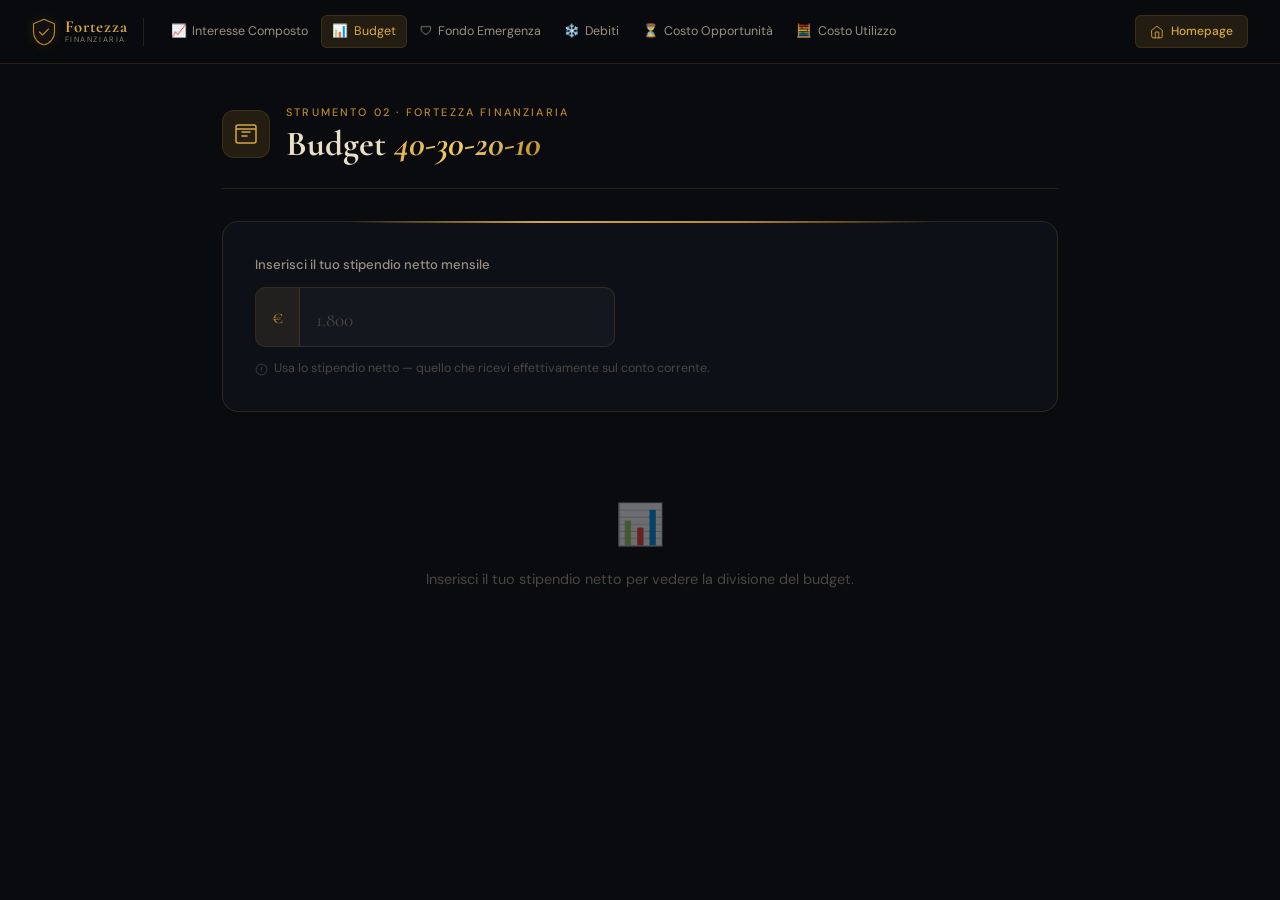
<file: Fortezza finanziaria/budget.html>
<!DOCTYPE html>
<html lang="it">
<head>
  <meta charset="UTF-8" />
  <meta name="viewport" content="width=device-width, initial-scale=1.0" />
  <title>Budget 40-30-20-10 — Fortezza Finanziaria</title>
  <link rel="preconnect" href="https://fonts.googleapis.com">
  <link rel="preconnect" href="https://fonts.gstatic.com" crossorigin>
  <link href="https://fonts.googleapis.com/css2?family=Cormorant+Garamond:ital,wght@0,400;0,600;0,700;1,400&family=DM+Sans:wght@300;400;500&display=swap" rel="stylesheet">
  <style>
    :root {
      --bg-void:        #0a0b0e;
      --bg-surface:     #10121a;
      --bg-elevated:    #161923;
      --gold-light:     #d4a843;
      --gold:           #b8872e;
      --gold-dim:       rgba(184,135,46,0.15);
      --emerald:        #2ecc8b;
      --emerald-dim:    rgba(46,204,139,0.12);
      --text-primary:   #e8dfc8;
      --text-secondary: #9a9080;
      --text-muted:     #4a4640;
      --border:         rgba(184,135,46,0.18);
      --border-hover:   rgba(184,135,46,0.40);
      --font-display:   'Cormorant Garamond', Georgia, serif;
      --font-body:      'DM Sans', sans-serif;
      --ease-out-expo:  cubic-bezier(0.16,1,0.3,1);
      --duration-fast:  180ms;
      --duration-base:  300ms;
      --tools-nav-h:    64px;

      /* Colori categorie budget */
      --c-bisogni:    #b8872e;
      --c-desideri:   #4a90d9;
      --c-risparmio:  #2ecc8b;
      --c-flessibile: #9b59b6;
    }

    *, *::before, *::after { box-sizing: border-box; margin: 0; padding: 0; }
    html { -webkit-font-smoothing: antialiased; scroll-behavior: smooth; }
    body {
      background: var(--bg-void);
      color: var(--text-primary);
      font-family: var(--font-body);
      font-size: 1rem;
      line-height: 1.6;
      min-height: 100vh;
      padding-top: var(--tools-nav-h);
    }

    /* ════════════════════════════════════════
       TOOLS NAVBAR
    ════════════════════════════════════════ */
    .tools-nav {
      position: fixed;
      top: 0; left: 0; right: 0;
      z-index: 900;
      height: var(--tools-nav-h);
      background: rgba(10,11,14,0.92);
      border-bottom: 1px solid var(--border);
      backdrop-filter: blur(16px) saturate(140%);
      -webkit-backdrop-filter: blur(16px) saturate(140%);
    }
    .tools-nav__inner {
      display: flex; align-items: center; gap: 1rem;
      height: 100%; max-width: 1280px;
      margin: 0 auto; padding: 0 clamp(1rem,3vw,2rem);
    }
    .tools-nav__logo {
      display: flex; align-items: center; gap: 0.55rem;
      flex-shrink: 0; color: var(--gold-light);
      text-decoration: none;
      transition: opacity var(--duration-fast) ease;
    }
    .tools-nav__logo:hover { opacity: 0.8; }
    .tools-nav__logo svg { color: var(--gold); filter: drop-shadow(0 0 5px rgba(184,135,46,0.5)); }
    .tools-nav__logo-text { display: flex; flex-direction: column; line-height: 1; }
    .tools-nav__logo-main { font-family: var(--font-display); font-size: 1.05rem; font-weight: 700; letter-spacing: 0.04em; color: var(--gold-light); }
    .tools-nav__logo-sub  { font-size: 0.48rem; font-weight: 300; letter-spacing: 0.2em; text-transform: uppercase; color: var(--text-secondary); }
    .tools-nav__inner::after { content: ''; display: block; width: 1px; height: 28px; background: var(--border); flex-shrink: 0; order: 1; }
    .tools-nav__links { display: flex; align-items: center; gap: 0.15rem; flex: 1; overflow-x: auto; order: 2; scrollbar-width: none; }
    .tools-nav__links::-webkit-scrollbar { display: none; }
    .tools-nav__link { display: inline-flex; align-items: center; gap: 0.35rem; padding: 0.35rem 0.65rem; border-radius: 6px; font-size: 0.78rem; font-weight: 400; color: var(--text-secondary); text-decoration: none; white-space: nowrap; transition: background var(--duration-fast) ease, color var(--duration-fast) ease; flex-shrink: 0; }
    .tools-nav__link:hover { background: var(--gold-dim); color: var(--text-primary); }
    .tools-nav__link.is-active { background: var(--gold-dim); color: var(--gold-light); border: 1px solid var(--border); }
    .tools-nav__home-btn { display: inline-flex; align-items: center; gap: 0.4rem; flex-shrink: 0; order: 3; padding: 0.4rem 0.9rem; background: var(--gold-dim); border: 1px solid var(--border); border-radius: 6px; font-size: 0.75rem; font-weight: 500; color: var(--gold-light); text-decoration: none; transition: background var(--duration-fast) ease, border-color var(--duration-fast) ease; }
    .tools-nav__home-btn:hover { background: rgba(184,135,46,0.25); border-color: var(--border-hover); }
    .tools-nav__hamburger { display: none; order: 4; flex-direction: column; justify-content: center; align-items: center; gap: 4px; width: 36px; height: 36px; border-radius: 6px; background: none; border: 1px solid var(--border); cursor: pointer; flex-shrink: 0; transition: background var(--duration-fast) ease; }
    .tools-nav__hamburger:hover { background: var(--gold-dim); }
    .tools-nav__hamburger span { display: block; width: 18px; height: 1.5px; background: var(--text-secondary); border-radius: 2px; transition: transform var(--duration-base) var(--ease-out-expo), opacity var(--duration-fast) ease; }
    .tools-nav__hamburger[aria-expanded="true"] span:nth-child(1) { transform: translateY(5.5px) rotate(45deg); }
    .tools-nav__hamburger[aria-expanded="true"] span:nth-child(2) { opacity: 0; }
    .tools-nav__hamburger[aria-expanded="true"] span:nth-child(3) { transform: translateY(-5.5px) rotate(-45deg); }
    .tools-nav__mobile { position: absolute; top: var(--tools-nav-h); left: 0; right: 0; background: rgba(10,11,14,0.97); border-bottom: 1px solid var(--border); backdrop-filter: blur(20px); padding: 0.75rem 1rem; display: flex; flex-direction: column; gap: 0.25rem; animation: mobileDropIn 0.25s var(--ease-out-expo) both; }
    .tools-nav__mobile[hidden] { display: none; }
    @keyframes mobileDropIn { from { opacity:0; transform:translateY(-8px); } to { opacity:1; transform:translateY(0); } }
    .tools-nav__mobile-link { display: block; padding: 0.75rem 0.85rem; border-radius: 8px; font-size: 0.88rem; color: var(--text-secondary); text-decoration: none; transition: background var(--duration-fast) ease, color var(--duration-fast) ease; }
    .tools-nav__mobile-link:hover { background: var(--gold-dim); color: var(--text-primary); }
    .tools-nav__mobile-link--home { margin-top: 0.5rem; border-top: 1px solid var(--border); padding-top: 1rem; color: var(--gold-light); }
    @media (max-width: 860px) { .tools-nav__links { display: none; } .tools-nav__home-btn { display: none; } .tools-nav__hamburger { display: flex; } .tools-nav__inner::after { display: none; } }

    /* ════════════════════════════════════════
       LAYOUT PAGINA
    ════════════════════════════════════════ */
    .budget {
      max-width: 900px;
      margin: 0 auto;
      padding: 2.5rem clamp(1rem,3vw,2rem) 5rem;
      display: flex; flex-direction: column; gap: 2rem;
    }

    /* ── HEADER ── */
    .budget__header {
      display: flex; align-items: center; gap: 1rem;
      padding-bottom: 1.5rem; border-bottom: 1px solid var(--border);
    }
    .budget__header-icon {
      width: 48px; height: 48px;
      background: var(--gold-dim); border: 1px solid var(--border);
      border-radius: 12px; display: flex; align-items: center;
      justify-content: center; color: var(--gold-light); flex-shrink: 0;
    }
    .budget__eyebrow { font-size: 0.68rem; font-weight: 500; letter-spacing: 0.2em; text-transform: uppercase; color: var(--gold); margin-bottom: 0.25rem; }
    .budget__title { font-family: var(--font-display); font-size: clamp(1.6rem,3vw,2.2rem); font-weight: 700; line-height: 1.1; }
    .budget__title em { font-style: italic; background: linear-gradient(135deg, var(--gold-light), #f0c96a, var(--gold)); -webkit-background-clip: text; -webkit-text-fill-color: transparent; background-clip: text; }

    /* ── INPUT STIPENDIO ── */
    .salary-input-wrap {
      background: rgba(16,18,26,0.85);
      border: 1px solid var(--border); border-radius: 16px;
      padding: 2rem; position: relative;
      backdrop-filter: blur(20px);
    }
    .salary-input-wrap::before {
      content: ''; position: absolute;
      top: -1px; left: 15%; right: 15%; height: 2px;
      background: linear-gradient(90deg, transparent, var(--gold-light), var(--gold), transparent);
      border-radius: 2px;
    }
    .salary-label {
      display: block; font-size: 0.82rem; font-weight: 500;
      color: var(--text-secondary); margin-bottom: 0.75rem;
    }
    .salary-field {
      display: flex; align-items: center; gap: 0;
      background: rgba(255,255,255,0.03);
      border: 1px solid var(--border); border-radius: 10px;
      overflow: hidden; max-width: 360px;
      transition: border-color var(--duration-fast) ease, box-shadow var(--duration-fast) ease;
    }
    .salary-field:focus-within {
      border-color: var(--gold);
      box-shadow: 0 0 0 3px rgba(184,135,46,0.12);
    }
    .salary-prefix {
      padding: 0.85rem 1rem; font-family: var(--font-display);
      font-size: 1.2rem; color: var(--gold); background: rgba(184,135,46,0.08);
      border-right: 1px solid var(--border); flex-shrink: 0;
    }
    .salary-input {
      flex: 1; padding: 0.85rem 1rem;
      font-family: var(--font-display); font-size: 1.6rem; font-weight: 700;
      color: var(--gold-light); background: transparent;
      border: none; outline: none;
      -webkit-appearance: none; appearance: none;
    }
    .salary-input::placeholder { color: var(--text-muted); font-weight: 400; font-size: 1.2rem; }

    .salary-hint {
      margin-top: 0.75rem; font-size: 0.78rem; color: var(--text-muted);
      display: flex; align-items: center; gap: 0.4rem;
    }

    /* ── BARRA VISIVA PROPORZIONALE ── */
    .budget-bar-wrap {
      background: rgba(16,18,26,0.85);
      border: 1px solid var(--border); border-radius: 16px;
      padding: 1.75rem;
    }
    .budget-bar-wrap__title {
      font-size: 0.72rem; font-weight: 500; letter-spacing: 0.15em;
      text-transform: uppercase; color: var(--text-muted); margin-bottom: 1.25rem;
    }
    .budget-bar {
      display: flex; height: 52px; border-radius: 10px; overflow: hidden;
      gap: 3px;
    }
    .budget-bar__segment {
      display: flex; align-items: center; justify-content: center;
      font-size: 0.72rem; font-weight: 600; letter-spacing: 0.06em;
      color: var(--bg-void); transition: flex var(--duration-slow) var(--ease-out-expo);
      white-space: nowrap; overflow: hidden; cursor: default;
      border-radius: 4px;
    }
    .budget-bar__segment--bisogni   { background: var(--c-bisogni);   flex: 40; }
    .budget-bar__segment--desideri  { background: var(--c-desideri);  flex: 30; }
    .budget-bar__segment--risparmio { background: var(--c-risparmio); flex: 20; }
    .budget-bar__segment--flessibile{ background: var(--c-flessibile);flex: 10; }

    /* ── GRIGLIA CATEGORIE ── */
    .categories {
      display: grid;
      grid-template-columns: repeat(2, 1fr);
      gap: 1rem;
    }

    .category-card {
      background: rgba(16,18,26,0.85);
      border: 1px solid var(--border); border-radius: 16px;
      padding: 1.5rem; position: relative; overflow: hidden;
      transition: border-color var(--duration-base) ease;
    }
    .category-card:hover { border-color: var(--border-hover); }

    /* Barra colorata in cima */
    .category-card::before {
      content: ''; position: absolute;
      top: 0; left: 0; right: 0; height: 3px;
    }
    .category-card--bisogni::before    { background: var(--c-bisogni); }
    .category-card--desideri::before   { background: var(--c-desideri); }
    .category-card--risparmio::before  { background: var(--c-risparmio); }
    .category-card--flessibile::before { background: var(--c-flessibile); }

    .category-card__header {
      display: flex; align-items: flex-start;
      justify-content: space-between; margin-bottom: 1rem;
    }
    .category-card__meta { display: flex; flex-direction: column; gap: 0.25rem; }
    .category-card__pct {
      font-family: var(--font-display); font-size: 2.5rem;
      font-weight: 700; line-height: 1;
    }
    .category-card--bisogni    .category-card__pct { color: var(--c-bisogni); }
    .category-card--desideri   .category-card__pct { color: var(--c-desideri); }
    .category-card--risparmio  .category-card__pct { color: var(--c-risparmio); }
    .category-card--flessibile .category-card__pct { color: var(--c-flessibile); }

    .category-card__name {
      font-size: 0.72rem; font-weight: 500;
      letter-spacing: 0.12em; text-transform: uppercase; color: var(--text-muted);
    }
    .category-card__icon { font-size: 1.8rem; }

    .category-card__amount {
      font-family: var(--font-display); font-size: 1.9rem;
      font-weight: 700; color: var(--text-primary);
      margin-bottom: 0.25rem;
      transition: all 0.4s var(--ease-out-expo);
    }
    .category-card__monthly {
      font-size: 0.75rem; color: var(--text-muted); margin-bottom: 1rem;
    }

    /* Progress bar interna */
    .category-card__bar {
      height: 4px; background: var(--bg-elevated); border-radius: 2px; overflow: hidden;
    }
    .category-card__bar-fill {
      height: 100%; border-radius: 2px; width: 0%;
      transition: width 0.9s var(--ease-out-expo);
    }
    .category-card--bisogni    .category-card__bar-fill { background: var(--c-bisogni); }
    .category-card--desideri   .category-card__bar-fill { background: var(--c-desideri); }
    .category-card--risparmio  .category-card__bar-fill { background: var(--c-risparmio); }
    .category-card--flessibile .category-card__bar-fill { background: var(--c-flessibile); }

    /* Esempi di voci */
    .category-card__examples {
      margin-top: 1rem; padding-top: 1rem;
      border-top: 1px solid var(--border);
      display: flex; flex-wrap: wrap; gap: 0.35rem;
    }
    .category-card__tag {
      padding: 0.2rem 0.55rem;
      background: rgba(255,255,255,0.04);
      border: 1px solid rgba(255,255,255,0.06);
      border-radius: 4px; font-size: 0.68rem;
      color: var(--text-muted);
    }

    /* ── STATO VUOTO ── */
    .budget-empty {
      text-align: center; padding: 3rem 1rem;
      color: var(--text-muted); font-size: 0.9rem;
    }
    .budget-empty span { font-size: 2.5rem; display: block; margin-bottom: 0.75rem; opacity: 0.4; }

    /* ── RIEPILOGO ANNUALE ── */
    .annual-summary {
      background: rgba(16,18,26,0.85);
      border: 1px solid var(--border); border-radius: 16px;
      padding: 1.5rem;
      display: grid; grid-template-columns: repeat(3, 1fr);
      gap: 1px; overflow: hidden;
    }
    .annual-summary__item {
      padding: 1.25rem; text-align: center;
      background: rgba(16,18,26,0.85);
    }
    .annual-summary__label { font-size: 0.68rem; font-weight: 500; letter-spacing: 0.1em; text-transform: uppercase; color: var(--text-muted); margin-bottom: 0.4rem; }
    .annual-summary__value { font-family: var(--font-display); font-size: 1.6rem; font-weight: 700; }
    .annual-summary__item:nth-child(1) .annual-summary__value { color: var(--text-primary); }
    .annual-summary__item:nth-child(2) .annual-summary__value { color: var(--c-risparmio); }
    .annual-summary__item:nth-child(3) .annual-summary__value { color: var(--gold-light); }

    /* ── COACH BOX ── */
    .coach-box {
      background: rgba(184,135,46,0.06); border: 1px solid rgba(184,135,46,0.2);
      border-left: 3px solid var(--gold); border-radius: 0 12px 12px 0;
      padding: 1.1rem 1.35rem; display: flex; gap: 0.85rem; align-items: flex-start;
    }
    .coach-box__icon { font-size: 1.2rem; flex-shrink: 0; margin-top: 0.1rem; }
    .coach-box__text { font-size: 0.85rem; color: var(--text-secondary); line-height: 1.75; }
    .coach-box__text strong { color: var(--gold-light); font-weight: 500; }

    /* ── RESPONSIVE ── */
    @media (max-width: 640px) {
      .categories { grid-template-columns: 1fr; }
      .annual-summary { grid-template-columns: 1fr; }
      .annual-summary__item { padding: 1rem; }
      .budget-bar { height: 40px; }
    }

    ::-webkit-scrollbar { width: 5px; }
    ::-webkit-scrollbar-track { background: var(--bg-void); }
    ::-webkit-scrollbar-thumb { background: var(--border); border-radius: 3px; }
    :focus-visible { outline: 2px solid var(--gold); outline-offset: 3px; border-radius: 4px; }
  </style>
</head>
<body>

  <!-- ══ TOOLS NAVBAR ══ -->
  <header class="tools-nav" id="toolsNav">
    <div class="tools-nav__inner">
      <a href="index.html" class="tools-nav__logo" aria-label="Torna alla homepage">
        <svg width="24" height="28" viewBox="0 0 32 36" fill="none">
          <path d="M16 1L2 7V18C2 26.284 8.177 33.822 16 35C23.823 33.822 30 26.284 30 18V7L16 1Z" stroke="currentColor" stroke-width="1.5" stroke-linejoin="round"/>
          <path d="M10 18L14 22L22 14" stroke="currentColor" stroke-width="1.5" stroke-linecap="round" stroke-linejoin="round"/>
        </svg>
        <span class="tools-nav__logo-text">
          <span class="tools-nav__logo-main">Fortezza</span>
          <span class="tools-nav__logo-sub">Finanziaria</span>
        </span>
      </a>
      <nav class="tools-nav__links" aria-label="Strumenti">
        <a href="simulatore-int-comp.html" class="tools-nav__link"><span>📈</span><span>Interesse Composto</span></a>
        <a href="budget.html"             class="tools-nav__link is-active"><span>📊</span><span>Budget</span></a>
        <a href="fondo-emergenza.html"    class="tools-nav__link"><span>🛡</span><span>Fondo Emergenza</span></a>
        <a href="debiti.html"             class="tools-nav__link"><span>❄️</span><span>Debiti</span></a>
        <a href="costo-opportunita.html"  class="tools-nav__link"><span>⏳</span><span>Costo Opportunità</span></a>
        <a href="costo-utilizzo.html"     class="tools-nav__link"><span>🧮</span><span>Costo Utilizzo</span></a>
      </nav>
      <a href="index.html" class="tools-nav__home-btn">
        <svg width="14" height="14" viewBox="0 0 24 24" fill="none"><path d="M3 9l9-7 9 7v11a2 2 0 01-2 2H5a2 2 0 01-2-2z" stroke="currentColor" stroke-width="1.5" stroke-linecap="round" stroke-linejoin="round"/><path d="M9 22V12h6v10" stroke="currentColor" stroke-width="1.5" stroke-linecap="round" stroke-linejoin="round"/></svg>
        Homepage
      </a>
      <button class="tools-nav__hamburger" id="toolsHamburger" aria-label="Menu strumenti" aria-expanded="false">
        <span></span><span></span><span></span>
      </button>
    </div>
    <div class="tools-nav__mobile" id="toolsMobile" hidden>
      <a href="simulatore-int-comp.html" class="tools-nav__mobile-link">📈 Interesse Composto</a>
      <a href="budget.html"             class="tools-nav__mobile-link">📊 Budget 40-30-20-10</a>
      <a href="fondo-emergenza.html"    class="tools-nav__mobile-link">🛡 Fondo di Emergenza</a>
      <a href="debiti.html"             class="tools-nav__mobile-link">❄️ Palla di Neve vs Valanga</a>
      <a href="costo-opportunita.html"  class="tools-nav__mobile-link">⏳ Costo Opportunità</a>
      <a href="costo-utilizzo.html"     class="tools-nav__mobile-link">🧮 Costo per Utilizzo</a>
      <a href="index.html"                   class="tools-nav__mobile-link tools-nav__mobile-link--home">🏠 Torna alla Homepage</a>
    </div>
  </header>

  <!-- ══ BUDGET ══ -->
  <div class="budget">

    <!-- HEADER -->
    <div class="budget__header">
      <div class="budget__header-icon">
        <svg width="24" height="24" viewBox="0 0 24 24" fill="none">
          <rect x="2" y="3" width="20" height="18" rx="2" stroke="currentColor" stroke-width="1.5"/>
          <path d="M8 10h8M8 14h5" stroke="currentColor" stroke-width="1.5" stroke-linecap="round"/>
          <path d="M2 7h20" stroke="currentColor" stroke-width="1.5"/>
        </svg>
      </div>
      <div>
        <p class="budget__eyebrow">Strumento 02 · Fortezza Finanziaria</p>
        <h1 class="budget__title">Budget <em>40-30-20-10</em></h1>
      </div>
    </div>

    <!-- INPUT STIPENDIO -->
    <div class="salary-input-wrap">
      <label class="salary-label" for="salaryInput">Inserisci il tuo stipendio netto mensile</label>
      <div class="salary-field">
        <span class="salary-prefix">€</span>
        <input
          type="number"
          id="salaryInput"
          class="salary-input"
          placeholder="1.800"
          min="0"
          max="999999"
          step="50"
          inputmode="numeric"
          aria-label="Stipendio netto mensile in euro"
        />
      </div>
      <p class="salary-hint">
        <svg width="13" height="13" viewBox="0 0 24 24" fill="none"><circle cx="12" cy="12" r="10" stroke="currentColor" stroke-width="1.5"/><path d="M12 8v4M12 16h.01" stroke="currentColor" stroke-width="1.5" stroke-linecap="round"/></svg>
        Usa lo stipendio netto — quello che ricevi effettivamente sul conto corrente.
      </p>
    </div>

    <!-- STATO VUOTO -->
    <div class="budget-empty" id="budgetEmpty">
      <span>📊</span>
      Inserisci il tuo stipendio netto per vedere la divisione del budget.
    </div>

    <!-- RISULTATI (nascosti finché non c'è input) -->
    <div id="budgetResults" hidden>

      <!-- BARRA PROPORZIONALE -->
      <div class="budget-bar-wrap">
        <p class="budget-bar-wrap__title">Distribuzione visiva del budget</p>
        <div class="budget-bar" role="img" aria-label="Grafico distribuzione budget">
          <div class="budget-bar__segment budget-bar__segment--bisogni"   id="barBisogni">40%</div>
          <div class="budget-bar__segment budget-bar__segment--desideri"  id="barDesideri">30%</div>
          <div class="budget-bar__segment budget-bar__segment--risparmio" id="barRisparmio">20%</div>
          <div class="budget-bar__segment budget-bar__segment--flessibile"id="barFlessibile">10%</div>
        </div>
        <!-- Legenda -->
        <div style="display:flex;gap:1.25rem;flex-wrap:wrap;margin-top:0.85rem;">
          <div style="display:flex;align-items:center;gap:0.4rem;font-size:0.72rem;color:var(--text-secondary)"><span style="width:10px;height:10px;border-radius:2px;background:var(--c-bisogni);display:inline-block;flex-shrink:0"></span>Bisogni</div>
          <div style="display:flex;align-items:center;gap:0.4rem;font-size:0.72rem;color:var(--text-secondary)"><span style="width:10px;height:10px;border-radius:2px;background:var(--c-desideri);display:inline-block;flex-shrink:0"></span>Desideri</div>
          <div style="display:flex;align-items:center;gap:0.4rem;font-size:0.72rem;color:var(--text-secondary)"><span style="width:10px;height:10px;border-radius:2px;background:var(--c-risparmio);display:inline-block;flex-shrink:0"></span>Risparmio</div>
          <div style="display:flex;align-items:center;gap:0.4rem;font-size:0.72rem;color:var(--text-secondary)"><span style="width:10px;height:10px;border-radius:2px;background:var(--c-flessibile);display:inline-block;flex-shrink:0"></span>Fondo Flessibile</div>
        </div>
      </div>

      <!-- CATEGORIE -->
      <div class="categories">

        <!-- BISOGNI 40% -->
        <div class="category-card category-card--bisogni">
          <div class="category-card__header">
            <div class="category-card__meta">
              <div class="category-card__pct">40%</div>
              <div class="category-card__name">Bisogni</div>
            </div>
            <div class="category-card__icon">🏠</div>
          </div>
          <div class="category-card__amount" id="amtBisogni">—</div>
          <div class="category-card__monthly">al mese per le necessità</div>
          <div class="category-card__bar"><div class="category-card__bar-fill" id="fillBisogni"></div></div>
          <div class="category-card__examples">
            <span class="category-card__tag">Affitto / Mutuo</span>
            <span class="category-card__tag">Bollette</span>
            <span class="category-card__tag">Spesa alimentare</span>
            <span class="category-card__tag">Trasporti</span>
            <span class="category-card__tag">Assicurazioni</span>
            <span class="category-card__tag">Medicine</span>
          </div>
        </div>

        <!-- DESIDERI 30% -->
        <div class="category-card category-card--desideri">
          <div class="category-card__header">
            <div class="category-card__meta">
              <div class="category-card__pct">30%</div>
              <div class="category-card__name">Desideri</div>
            </div>
            <div class="category-card__icon">🎬</div>
          </div>
          <div class="category-card__amount" id="amtDesideri">—</div>
          <div class="category-card__monthly">al mese per vivere bene</div>
          <div class="category-card__bar"><div class="category-card__bar-fill" id="fillDesideri"></div></div>
          <div class="category-card__examples">
            <span class="category-card__tag">Ristoranti</span>
            <span class="category-card__tag">Abbigliamento</span>
            <span class="category-card__tag">Streaming</span>
            <span class="category-card__tag">Hobby</span>
            <span class="category-card__tag">Viaggi</span>
            <span class="category-card__tag">Palestra</span>
          </div>
        </div>

        <!-- RISPARMIO 20% -->
        <div class="category-card category-card--risparmio">
          <div class="category-card__header">
            <div class="category-card__meta">
              <div class="category-card__pct">20%</div>
              <div class="category-card__name">Risparmio &amp; Investimento</div>
            </div>
            <div class="category-card__icon">📈</div>
          </div>
          <div class="category-card__amount" id="amtRisparmio">—</div>
          <div class="category-card__monthly">al mese per il futuro</div>
          <div class="category-card__bar"><div class="category-card__bar-fill" id="fillRisparmio"></div></div>
          <div class="category-card__examples">
            <span class="category-card__tag">ETF / Azioni</span>
            <span class="category-card__tag">Pensione integrativa</span>
            <span class="category-card__tag">Conto deposito</span>
            <span class="category-card__tag">Obiettivi a lungo termine</span>
          </div>
        </div>

        <!-- FONDO FLESSIBILE 10% -->
        <div class="category-card category-card--flessibile">
          <div class="category-card__header">
            <div class="category-card__meta">
              <div class="category-card__pct">10%</div>
              <div class="category-card__name">Fondo Flessibile</div>
            </div>
            <div class="category-card__icon">🛡</div>
          </div>
          <div class="category-card__amount" id="amtFlessibile">—</div>
          <div class="category-card__monthly">al mese per gli imprevisti</div>
          <div class="category-card__bar"><div class="category-card__bar-fill" id="fillFlessibile"></div></div>
          <div class="category-card__examples">
            <span class="category-card__tag">Fondo di emergenza</span>
            <span class="category-card__tag">Spese inattese</span>
            <span class="category-card__tag">Riparazioni</span>
            <span class="category-card__tag">Regali</span>
          </div>
        </div>

      </div>

      <!-- RIEPILOGO ANNUALE -->
      <div class="annual-summary">
        <div class="annual-summary__item">
          <div class="annual-summary__label">Stipendio annuo netto</div>
          <div class="annual-summary__value" id="annualGross">—</div>
        </div>
        <div class="annual-summary__item">
          <div class="annual-summary__label">Risparmio annuo</div>
          <div class="annual-summary__value" id="annualSaving">—</div>
        </div>
        <div class="annual-summary__item">
          <div class="annual-summary__label">Risparmio in 10 anni</div>
          <div class="annual-summary__value" id="annualTen">—</div>
        </div>
      </div>

      <!-- COACH BOX -->
      <div class="coach-box">
        <div class="coach-box__icon">🛡</div>
        <div class="coach-box__text" id="coachText">—</div>
      </div>

    </div><!-- /#budgetResults -->

  </div><!-- /.budget -->

  <script>
  'use strict';

  /* ── NAVBAR MOBILE ── */
  (function() {
    const btn  = document.getElementById('toolsHamburger');
    const menu = document.getElementById('toolsMobile');
    if (!btn || !menu) return;
    btn.addEventListener('click', () => {
      const open = btn.getAttribute('aria-expanded') === 'true';
      btn.setAttribute('aria-expanded', String(!open));
      open ? menu.setAttribute('hidden','') : menu.removeAttribute('hidden');
    });
    document.addEventListener('keydown', e => {
      if (e.key === 'Escape') { btn.setAttribute('aria-expanded','false'); menu.setAttribute('hidden',''); }
    });
  })();

  /* ── FORMATTATORI ── */
  const fmt = n => n.toLocaleString('it-IT', { style:'currency', currency:'EUR', maximumFractionDigits:0 });

  /* ── DOM ── */
  const salaryInput   = document.getElementById('salaryInput');
  const budgetEmpty   = document.getElementById('budgetEmpty');
  const budgetResults = document.getElementById('budgetResults');

  const amtBisogni    = document.getElementById('amtBisogni');
  const amtDesideri   = document.getElementById('amtDesideri');
  const amtRisparmio  = document.getElementById('amtRisparmio');
  const amtFlessibile = document.getElementById('amtFlessibile');

  const fillBisogni    = document.getElementById('fillBisogni');
  const fillDesideri   = document.getElementById('fillDesideri');
  const fillRisparmio  = document.getElementById('fillRisparmio');
  const fillFlessibile = document.getElementById('fillFlessibile');

  const annualGross  = document.getElementById('annualGross');
  const annualSaving = document.getElementById('annualSaving');
  const annualTen    = document.getElementById('annualTen');
  const coachText    = document.getElementById('coachText');

  /* ── ANIMAZIONE NUMERO ── */
  function animateValue(el, target, formatter) {
    const dur = 500, start = performance.now();
    function step(ts) {
      const p = Math.min((ts - start) / dur, 1);
      const e = 1 - Math.pow(1 - p, 3);
      el.textContent = formatter(Math.round(e * target));
      if (p < 1) requestAnimationFrame(step);
      else el.textContent = formatter(target);
    }
    requestAnimationFrame(step);
  }

  /* ── CALCOLO ── */
  function compute() {
    const salary = parseFloat(salaryInput.value);

    if (!salary || salary <= 0) {
      budgetEmpty.removeAttribute('hidden');
      budgetResults.setAttribute('hidden', '');
      return;
    }

    budgetEmpty.setAttribute('hidden', '');
    budgetResults.removeAttribute('hidden');

    const bisogni    = salary * 0.40;
    const desideri   = salary * 0.30;
    const risparmio  = salary * 0.20;
    const flessibile = salary * 0.10;

    /* Importi mensili */
    animateValue(amtBisogni,    bisogni,    fmt);
    animateValue(amtDesideri,   desideri,   fmt);
    animateValue(amtRisparmio,  risparmio,  fmt);
    animateValue(amtFlessibile, flessibile, fmt);

    /* Barre interne (percentuale rispetto al totale = 100%) */
    setTimeout(() => {
      fillBisogni.style.width    = '100%'; /* già al 40% della card */
      fillDesideri.style.width   = '100%';
      fillRisparmio.style.width  = '100%';
      fillFlessibile.style.width = '100%';
    }, 50);

    /* Riepilogo annuale */
    animateValue(annualGross,  salary * 12,       fmt);
    animateValue(annualSaving, risparmio * 12,     fmt);
    animateValue(annualTen,    risparmio * 12 * 10, fmt);

    /* Coach message */
    updateCoach(salary, risparmio, flessibile);
  }

  /* ── COACH ── */
  function updateCoach(salary, risparmio, flessibile) {
    let msg = '';
    const rispAnnuo = risparmio * 12;

    if (salary < 800) {
      msg = `Con uno stipendio di <strong>${fmt(salary)}</strong> il margine è stretto, ma anche <strong>${fmt(risparmio)}/mese</strong> messi da parte con costanza costruiscono nel tempo. Priorità assoluta: prima il Fondo Flessibile (${fmt(flessibile)}/mese) fino a raggiungere 3 mesi di spese coperte.`;
    } else if (salary < 1500) {
      msg = `<strong>${fmt(risparmio)}/mese</strong> destinati al risparmio significano <strong>${fmt(rispAnnuo)}/anno</strong>. Un buon punto di partenza. Automatizza il bonifico verso il conto risparmio il giorno stesso dello stipendio — prima che tu possa spenderli.`;
    } else if (salary < 3000) {
      msg = `Con <strong>${fmt(risparmio)}/mese</strong> investiti in ETF al 7% annuo, in 20 anni potresti accumulare circa <strong>${fmt(risparmio * 12 * 20 * 1.9)}</strong> (stima con interesse composto). Il fondo flessibile da <strong>${fmt(flessibile)}/mese</strong> copre le sorprese senza intaccare gli investimenti.`;
    } else {
      msg = `Ottima base di partenza. Con <strong>${fmt(risparmio)}/mese</strong> hai la flessibilità di diversificare: ETF azionari per il lungo termine, pensione integrativa per ottimizzare la fiscalità, e liquidità nel fondo flessibile (<strong>${fmt(flessibile)}/mese</strong>) per cogliere opportunità.`;
    }

    coachText.innerHTML = msg;
  }

  /* ── EVENT LISTENERS ── */
  salaryInput.addEventListener('input', compute);

  /* ── INIT ── */
  compute();
  </script>

</body>
</html>
</file>
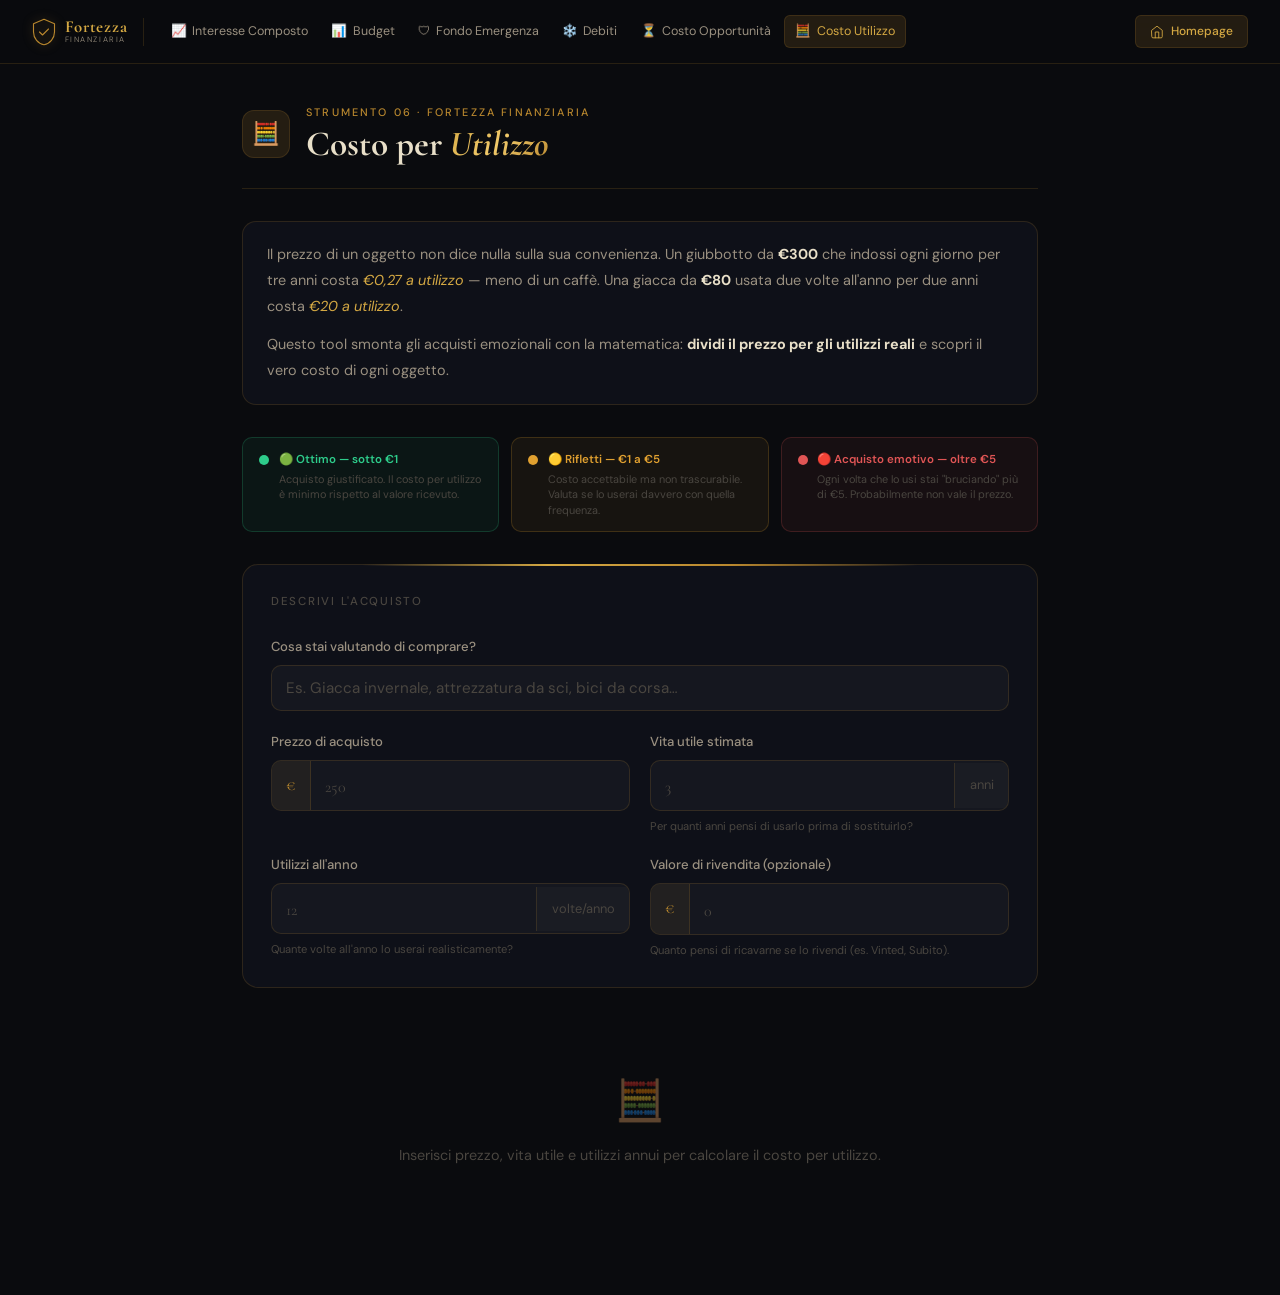
<file: Fortezza finanziaria/costo-utilizzo.html>
<!DOCTYPE html>
<html lang="it">
<head>
  <meta charset="UTF-8" />
  <meta name="viewport" content="width=device-width, initial-scale=1.0" />
  <title>Costo per Utilizzo — Fortezza Finanziaria</title>
  <link rel="preconnect" href="https://fonts.googleapis.com">
  <link rel="preconnect" href="https://fonts.gstatic.com" crossorigin>
  <link href="https://fonts.googleapis.com/css2?family=Cormorant+Garamond:ital,wght@0,400;0,600;0,700;1,400&family=DM+Sans:wght@300;400;500&display=swap" rel="stylesheet">
  <style>
    :root {
      --bg-void:        #0a0b0e;
      --bg-surface:     #10121a;
      --bg-elevated:    #161923;
      --gold-light:     #d4a843;
      --gold:           #b8872e;
      --gold-dim:       rgba(184,135,46,0.15);
      --emerald:        #2ecc8b;
      --emerald-dim:    rgba(46,204,139,0.12);
      --text-primary:   #e8dfc8;
      --text-secondary: #9a9080;
      --text-muted:     #4a4640;
      --border:         rgba(184,135,46,0.18);
      --border-hover:   rgba(184,135,46,0.40);
      --green:          #2ecc8b;
      --yellow:         #e0a030;
      --red:            #e05555;
      --font-display:   'Cormorant Garamond', Georgia, serif;
      --font-body:      'DM Sans', sans-serif;
      --ease-out-expo:  cubic-bezier(0.16,1,0.3,1);
      --duration-fast:  180ms;
      --duration-base:  300ms;
      --tools-nav-h:    64px;
    }

    *, *::before, *::after { box-sizing: border-box; margin: 0; padding: 0; }
    html { -webkit-font-smoothing: antialiased; scroll-behavior: smooth; }
    body { background: var(--bg-void); color: var(--text-primary); font-family: var(--font-body); font-size: 1rem; line-height: 1.6; min-height: 100vh; padding-top: var(--tools-nav-h); }

    /* ════ TOOLS NAVBAR ════ */
    .tools-nav { position: fixed; top: 0; left: 0; right: 0; z-index: 900; height: var(--tools-nav-h); background: rgba(10,11,14,0.92); border-bottom: 1px solid var(--border); backdrop-filter: blur(16px) saturate(140%); -webkit-backdrop-filter: blur(16px) saturate(140%); }
    .tools-nav__inner { display: flex; align-items: center; gap: 1rem; height: 100%; max-width: 1280px; margin: 0 auto; padding: 0 clamp(1rem,3vw,2rem); }
    .tools-nav__logo { display: flex; align-items: center; gap: 0.55rem; flex-shrink: 0; color: var(--gold-light); text-decoration: none; transition: opacity var(--duration-fast) ease; }
    .tools-nav__logo:hover { opacity: 0.8; }
    .tools-nav__logo svg { color: var(--gold); filter: drop-shadow(0 0 5px rgba(184,135,46,0.5)); }
    .tools-nav__logo-text { display: flex; flex-direction: column; line-height: 1; }
    .tools-nav__logo-main { font-family: var(--font-display); font-size: 1.05rem; font-weight: 700; letter-spacing: 0.04em; color: var(--gold-light); }
    .tools-nav__logo-sub  { font-size: 0.48rem; font-weight: 300; letter-spacing: 0.2em; text-transform: uppercase; color: var(--text-secondary); }
    .tools-nav__inner::after { content: ''; display: block; width: 1px; height: 28px; background: var(--border); flex-shrink: 0; order: 1; }
    .tools-nav__links { display: flex; align-items: center; gap: 0.15rem; flex: 1; overflow-x: auto; order: 2; scrollbar-width: none; }
    .tools-nav__links::-webkit-scrollbar { display: none; }
    .tools-nav__link { display: inline-flex; align-items: center; gap: 0.35rem; padding: 0.35rem 0.65rem; border-radius: 6px; font-size: 0.78rem; font-weight: 400; color: var(--text-secondary); text-decoration: none; white-space: nowrap; transition: background var(--duration-fast) ease, color var(--duration-fast) ease; flex-shrink: 0; }
    .tools-nav__link:hover { background: var(--gold-dim); color: var(--text-primary); }
    .tools-nav__link.is-active { background: var(--gold-dim); color: var(--gold-light); border: 1px solid var(--border); }
    .tools-nav__home-btn { display: inline-flex; align-items: center; gap: 0.4rem; flex-shrink: 0; order: 3; padding: 0.4rem 0.9rem; background: var(--gold-dim); border: 1px solid var(--border); border-radius: 6px; font-size: 0.75rem; font-weight: 500; color: var(--gold-light); text-decoration: none; transition: background var(--duration-fast) ease; }
    .tools-nav__home-btn:hover { background: rgba(184,135,46,0.25); border-color: var(--border-hover); }
    .tools-nav__hamburger { display: none; order: 4; flex-direction: column; justify-content: center; align-items: center; gap: 4px; width: 36px; height: 36px; border-radius: 6px; background: none; border: 1px solid var(--border); cursor: pointer; flex-shrink: 0; }
    .tools-nav__hamburger:hover { background: var(--gold-dim); }
    .tools-nav__hamburger span { display: block; width: 18px; height: 1.5px; background: var(--text-secondary); border-radius: 2px; transition: transform var(--duration-base) var(--ease-out-expo), opacity var(--duration-fast) ease; }
    .tools-nav__hamburger[aria-expanded="true"] span:nth-child(1) { transform: translateY(5.5px) rotate(45deg); }
    .tools-nav__hamburger[aria-expanded="true"] span:nth-child(2) { opacity: 0; }
    .tools-nav__hamburger[aria-expanded="true"] span:nth-child(3) { transform: translateY(-5.5px) rotate(-45deg); }
    .tools-nav__mobile { position: absolute; top: var(--tools-nav-h); left: 0; right: 0; background: rgba(10,11,14,0.97); border-bottom: 1px solid var(--border); backdrop-filter: blur(20px); padding: 0.75rem 1rem; display: flex; flex-direction: column; gap: 0.25rem; animation: mobileDropIn 0.25s var(--ease-out-expo) both; }
    .tools-nav__mobile[hidden] { display: none; }
    @keyframes mobileDropIn { from { opacity:0; transform:translateY(-8px); } to { opacity:1; transform:translateY(0); } }
    .tools-nav__mobile-link { display: block; padding: 0.75rem 0.85rem; border-radius: 8px; font-size: 0.88rem; color: var(--text-secondary); text-decoration: none; transition: background var(--duration-fast) ease, color var(--duration-fast) ease; }
    .tools-nav__mobile-link:hover { background: var(--gold-dim); color: var(--text-primary); }
    .tools-nav__mobile-link--home { margin-top: 0.5rem; border-top: 1px solid var(--border); padding-top: 1rem; color: var(--gold-light); }
    @media (max-width: 860px) { .tools-nav__links { display: none; } .tools-nav__home-btn { display: none; } .tools-nav__hamburger { display: flex; } .tools-nav__inner::after { display: none; } }

    /* ════ LAYOUT ════ */
    .page { max-width: 860px; margin: 0 auto; padding: 2.5rem clamp(1rem,3vw,2rem) 5rem; display: flex; flex-direction: column; gap: 2rem; }

    /* ── HEADER ── */
    .page__header { display: flex; align-items: center; gap: 1rem; padding-bottom: 1.5rem; border-bottom: 1px solid var(--border); }
    .page__header-icon { width: 48px; height: 48px; background: var(--gold-dim); border: 1px solid var(--border); border-radius: 12px; display: flex; align-items: center; justify-content: center; font-size: 1.4rem; flex-shrink: 0; }
    .page__eyebrow { font-size: 0.68rem; font-weight: 500; letter-spacing: 0.2em; text-transform: uppercase; color: var(--gold); margin-bottom: 0.25rem; }
    .page__title { font-family: var(--font-display); font-size: clamp(1.6rem,3vw,2.2rem); font-weight: 700; line-height: 1.1; }
    .page__title em { font-style: italic; background: linear-gradient(135deg, var(--gold-light), #f0c96a, var(--gold)); -webkit-background-clip: text; -webkit-text-fill-color: transparent; background-clip: text; }

    /* ── SPIEGAZIONE ── */
    .explainer { padding: 1.25rem 1.5rem; background: rgba(16,18,26,0.85); border: 1px solid var(--border); border-radius: 14px; }
    .explainer p { font-size: 0.9rem; color: var(--text-secondary); line-height: 1.8; }
    .explainer p + p { margin-top: 0.75rem; }
    .explainer strong { color: var(--text-primary); }
    .explainer em { color: var(--gold-light); font-style: italic; }

    /* ── SEMAFORO SOGLIE ── */
    .thresholds { display: grid; grid-template-columns: repeat(3,1fr); gap: 0.75rem; }
    .threshold-item { display: flex; align-items: flex-start; gap: 0.6rem; padding: 0.85rem 1rem; border-radius: 10px; border: 1px solid; }
    .threshold-item--green  { background: rgba(46,204,139,0.06);  border-color: rgba(46,204,139,0.2); }
    .threshold-item--yellow { background: rgba(224,160,48,0.06);  border-color: rgba(224,160,48,0.2); }
    .threshold-item--red    { background: rgba(224,85,85,0.06);   border-color: rgba(224,85,85,0.2); }
    .threshold-item__dot { width: 10px; height: 10px; border-radius: 50%; flex-shrink: 0; margin-top: 4px; }
    .threshold-item--green  .threshold-item__dot { background: var(--green); }
    .threshold-item--yellow .threshold-item__dot { background: var(--yellow); }
    .threshold-item--red    .threshold-item__dot { background: var(--red); }
    .threshold-item__label { font-size: 0.72rem; font-weight: 600; margin-bottom: 0.15rem; }
    .threshold-item--green  .threshold-item__label { color: var(--green); }
    .threshold-item--yellow .threshold-item__label { color: var(--yellow); }
    .threshold-item--red    .threshold-item__label { color: var(--red); }
    .threshold-item__desc { font-size: 0.68rem; color: var(--text-muted); line-height: 1.4; }

    /* ── INPUT CARD ── */
    .input-card { background: rgba(16,18,26,0.85); border: 1px solid var(--border); border-radius: 16px; padding: 1.75rem; position: relative; display: flex; flex-direction: column; gap: 1.5rem; }
    .input-card::before { content: ''; position: absolute; top: -1px; left: 15%; right: 15%; height: 2px; background: linear-gradient(90deg, transparent, var(--gold-light), var(--gold), transparent); border-radius: 2px; }
    .input-card__title { font-size: 0.72rem; font-weight: 500; letter-spacing: 0.15em; text-transform: uppercase; color: var(--text-muted); }
    .input-grid { display: grid; grid-template-columns: 1fr 1fr; gap: 1.25rem; }

    /* ── FIELD ── */
    .field { display: flex; flex-direction: column; gap: 0.5rem; }
    .field__label { font-size: 0.82rem; font-weight: 500; color: var(--text-secondary); }
    .field__hint  { font-size: 0.7rem; color: var(--text-muted); line-height: 1.4; }
    .field__input-wrap { display: flex; align-items: center; background: rgba(255,255,255,0.03); border: 1px solid var(--border); border-radius: 10px; overflow: hidden; transition: border-color var(--duration-fast) ease, box-shadow var(--duration-fast) ease; }
    .field__input-wrap:focus-within { border-color: var(--gold); box-shadow: 0 0 0 3px rgba(184,135,46,0.12); }
    .field__prefix { padding: 0.75rem 0.9rem; font-family: var(--font-display); font-size: 1rem; color: var(--gold); background: rgba(184,135,46,0.08); border-right: 1px solid var(--border); flex-shrink: 0; white-space: nowrap; }
    .field__suffix { padding: 0.75rem 0.9rem; font-size: 0.8rem; color: var(--text-muted); background: rgba(255,255,255,0.02); border-left: 1px solid var(--border); flex-shrink: 0; white-space: nowrap; }
    .field__num { flex: 1; padding: 0.75rem 0.9rem; font-family: var(--font-display); font-size: 1.3rem; font-weight: 700; color: var(--gold-light); background: transparent; border: none; outline: none; -webkit-appearance: none; min-width: 0; }
    .field__num::placeholder { color: var(--text-muted); font-weight: 400; font-size: 1rem; }
    .field__text { flex: 1; padding: 0.75rem 0.9rem; font-family: var(--font-body); font-size: 0.95rem; color: var(--text-primary); background: transparent; border: none; outline: none; min-width: 0; }
    .field__text::placeholder { color: var(--text-muted); }

    /* ── RISULTATO PRINCIPALE ── */
    .result-main { background: rgba(16,18,26,0.85); border: 2px solid var(--border); border-radius: 20px; padding: 2rem; text-align: center; position: relative; overflow: hidden; transition: border-color 0.5s ease; }
    .result-main.is-green  { border-color: rgba(46,204,139,0.5); }
    .result-main.is-yellow { border-color: rgba(224,160,48,0.5); }
    .result-main.is-red    { border-color: rgba(224,85,85,0.5); }

    /* Sfondo colorato leggero */
    .result-main::before { content: ''; position: absolute; inset: 0; opacity: 0; transition: opacity 0.5s ease; pointer-events: none; }
    .result-main.is-green::before  { background: radial-gradient(ellipse at 50% 0%, rgba(46,204,139,0.06) 0%, transparent 70%); opacity: 1; }
    .result-main.is-yellow::before { background: radial-gradient(ellipse at 50% 0%, rgba(224,160,48,0.06) 0%, transparent 70%); opacity: 1; }
    .result-main.is-red::before    { background: radial-gradient(ellipse at 50% 0%, rgba(224,85,85,0.06) 0%, transparent 70%); opacity: 1; }

    .result-main__label { font-size: 0.72rem; font-weight: 500; letter-spacing: 0.15em; text-transform: uppercase; color: var(--text-muted); margin-bottom: 0.5rem; position: relative; z-index: 1; }

    .result-main__cost { font-family: var(--font-display); font-size: clamp(3.5rem,8vw,5.5rem); font-weight: 700; line-height: 1; margin-bottom: 0.25rem; position: relative; z-index: 1; transition: color 0.5s ease; }
    .result-main.is-green  .result-main__cost { color: var(--green); }
    .result-main.is-yellow .result-main__cost { color: var(--yellow); }
    .result-main.is-red    .result-main__cost { color: var(--red); }
    .result-main__cost-sub { font-family: var(--font-display); font-size: 1.2rem; font-weight: 400; color: var(--text-muted); position: relative; z-index: 1; }

    /* Semaforo badge */
    .result-main__badge { display: inline-flex; align-items: center; gap: 0.5rem; padding: 0.4rem 1rem; border-radius: 100px; font-size: 0.78rem; font-weight: 600; margin-top: 1rem; position: relative; z-index: 1; transition: all 0.5s ease; }
    .result-main.is-green  .result-main__badge { background: rgba(46,204,139,0.12); border: 1px solid rgba(46,204,139,0.3); color: var(--green); }
    .result-main.is-yellow .result-main__badge { background: rgba(224,160,48,0.12); border: 1px solid rgba(224,160,48,0.3); color: var(--yellow); }
    .result-main.is-red    .result-main__badge { background: rgba(224,85,85,0.12); border: 1px solid rgba(224,85,85,0.3); color: var(--red); }
    .result-main__badge-dot { width: 8px; height: 8px; border-radius: 50%; flex-shrink: 0; transition: background 0.5s ease; animation: pulseDot 2s ease-in-out infinite; }
    .result-main.is-green  .result-main__badge-dot { background: var(--green); }
    .result-main.is-yellow .result-main__badge-dot { background: var(--yellow); }
    .result-main.is-red    .result-main__badge-dot { background: var(--red); }
    @keyframes pulseDot { 0%,100%{opacity:1;transform:scale(1)} 50%{opacity:0.5;transform:scale(0.7)} }

    /* ── BREAKDOWN STATS ── */
    .stats-grid { display: grid; grid-template-columns: repeat(3,1fr); gap: 1rem; }
    .stat-card { background: rgba(16,18,26,0.85); border: 1px solid var(--border); border-radius: 14px; padding: 1.25rem; display: flex; flex-direction: column; gap: 0.35rem; }
    .stat-card__label { font-size: 0.68rem; font-weight: 500; letter-spacing: 0.1em; text-transform: uppercase; color: var(--text-muted); }
    .stat-card__value { font-family: var(--font-display); font-size: 1.5rem; font-weight: 700; color: var(--text-primary); }
    .stat-card__sub   { font-size: 0.72rem; color: var(--text-muted); }

    /* ── BARRA UTILIZZI ── */
    .usage-bar-wrap { background: rgba(16,18,26,0.85); border: 1px solid var(--border); border-radius: 16px; padding: 1.5rem; }
    .usage-bar-wrap__header { display: flex; justify-content: space-between; align-items: baseline; margin-bottom: 1rem; flex-wrap: wrap; gap: 0.5rem; }
    .usage-bar-wrap__title { font-size: 0.72rem; font-weight: 500; letter-spacing: 0.15em; text-transform: uppercase; color: var(--text-muted); }
    .usage-bar-wrap__sub { font-size: 0.78rem; color: var(--text-secondary); }

    /* Griglia utilizzi visivi */
    .usage-dots { display: flex; flex-wrap: wrap; gap: 4px; max-height: 120px; overflow: hidden; }
    .usage-dot { width: 12px; height: 12px; border-radius: 3px; background: var(--border); transition: background 0.3s ease; flex-shrink: 0; }
    .usage-dot.is-used { background: var(--emerald); }
    .usage-dot.is-remainder { background: rgba(46,204,139,0.2); }

    /* Break-even */
    .breakeven { display: flex; align-items: center; gap: 1rem; padding: 1rem 1.25rem; background: rgba(184,135,46,0.06); border: 1px solid rgba(184,135,46,0.2); border-radius: 12px; flex-wrap: wrap; }
    .breakeven__icon { font-size: 1.2rem; flex-shrink: 0; }
    .breakeven__text { font-size: 0.84rem; color: var(--text-secondary); line-height: 1.6; flex: 1; min-width: 180px; }
    .breakeven__text strong { color: var(--gold-light); font-weight: 500; }

    /* ── COMPARATORE ── */
    .compare-section { background: rgba(16,18,26,0.85); border: 1px solid var(--border); border-radius: 16px; padding: 1.5rem; display: flex; flex-direction: column; gap: 1.1rem; }
    .compare-section__title { font-size: 0.72rem; font-weight: 500; letter-spacing: 0.15em; text-transform: uppercase; color: var(--text-muted); }
    .compare-list { display: flex; flex-direction: column; gap: 0.5rem; list-style: none; }
    .compare-item { display: grid; grid-template-columns: 1fr auto auto; gap: 1rem; align-items: center; padding: 0.75rem 1rem; background: rgba(255,255,255,0.02); border: 1px solid var(--border); border-radius: 10px; }
    .compare-item__name { font-size: 0.85rem; color: var(--text-secondary); }
    .compare-item__cpu { font-family: var(--font-display); font-size: 1rem; font-weight: 700; }
    .compare-item__badge { font-size: 0.65rem; font-weight: 600; padding: 0.15rem 0.5rem; border-radius: 4px; border: 1px solid; white-space: nowrap; }
    .badge-green  { background: rgba(46,204,139,0.1);  border-color: rgba(46,204,139,0.3);  color: var(--green); }
    .badge-yellow { background: rgba(224,160,48,0.1);  border-color: rgba(224,160,48,0.3);  color: var(--yellow); }
    .badge-red    { background: rgba(224,85,85,0.1);   border-color: rgba(224,85,85,0.3);   color: var(--red); }

    /* ── COACH ── */
    .coach-box { background: rgba(184,135,46,0.06); border: 1px solid rgba(184,135,46,0.2); border-left: 3px solid var(--gold); border-radius: 0 12px 12px 0; padding: 1.1rem 1.35rem; display: flex; gap: 0.85rem; align-items: flex-start; }
    .coach-box__icon { font-size: 1.2rem; flex-shrink: 0; margin-top: 0.1rem; }
    .coach-box__text { font-size: 0.85rem; color: var(--text-secondary); line-height: 1.75; }
    .coach-box__text strong { color: var(--gold-light); font-weight: 500; }

    /* ── EMPTY ── */
    .page-empty { text-align: center; padding: 3rem 1rem; color: var(--text-muted); font-size: 0.9rem; }
    .page-empty span { font-size: 2.5rem; display: block; margin-bottom: 0.75rem; opacity: 0.4; }

    /* ── RESPONSIVE ── */
    @media (max-width: 600px) {
      .input-grid { grid-template-columns: 1fr; }
      .stats-grid  { grid-template-columns: 1fr 1fr; }
      .thresholds  { grid-template-columns: 1fr; }
    }

    ::-webkit-scrollbar { width: 5px; }
    ::-webkit-scrollbar-track { background: var(--bg-void); }
    ::-webkit-scrollbar-thumb { background: var(--border); border-radius: 3px; }
    :focus-visible { outline: 2px solid var(--gold); outline-offset: 3px; border-radius: 4px; }
  </style>
</head>
<body>

  <!-- ══ TOOLS NAVBAR ══ -->
  <header class="tools-nav" id="toolsNav">
    <div class="tools-nav__inner">
      <a href="index.html" class="tools-nav__logo" aria-label="Torna alla homepage">
        <svg width="24" height="28" viewBox="0 0 32 36" fill="none">
          <path d="M16 1L2 7V18C2 26.284 8.177 33.822 16 35C23.823 33.822 30 26.284 30 18V7L16 1Z" stroke="currentColor" stroke-width="1.5" stroke-linejoin="round"/>
          <path d="M10 18L14 22L22 14" stroke="currentColor" stroke-width="1.5" stroke-linecap="round" stroke-linejoin="round"/>
        </svg>
        <span class="tools-nav__logo-text">
          <span class="tools-nav__logo-main">Fortezza</span>
          <span class="tools-nav__logo-sub">Finanziaria</span>
        </span>
      </a>
      <nav class="tools-nav__links" aria-label="Strumenti">
        <a href="simulatore-int-comp.html" class="tools-nav__link"><span>📈</span><span>Interesse Composto</span></a>
        <a href="budget.html"             class="tools-nav__link"><span>📊</span><span>Budget</span></a>
        <a href="fondo-emergenza.html"    class="tools-nav__link"><span>🛡</span><span>Fondo Emergenza</span></a>
        <a href="debiti.html"             class="tools-nav__link"><span>❄️</span><span>Debiti</span></a>
        <a href="costo-opportunita.html"  class="tools-nav__link"><span>⏳</span><span>Costo Opportunità</span></a>
        <a href="costo-utilizzo.html"     class="tools-nav__link is-active"><span>🧮</span><span>Costo Utilizzo</span></a>
      </nav>
      <a href="index.html" class="tools-nav__home-btn">
        <svg width="14" height="14" viewBox="0 0 24 24" fill="none"><path d="M3 9l9-7 9 7v11a2 2 0 01-2 2H5a2 2 0 01-2-2z" stroke="currentColor" stroke-width="1.5" stroke-linecap="round" stroke-linejoin="round"/><path d="M9 22V12h6v10" stroke="currentColor" stroke-width="1.5" stroke-linecap="round" stroke-linejoin="round"/></svg>
        Homepage
      </a>
      <button class="tools-nav__hamburger" id="toolsHamburger" aria-label="Menu strumenti" aria-expanded="false">
        <span></span><span></span><span></span>
      </button>
    </div>
    <div class="tools-nav__mobile" id="toolsMobile" hidden>
      <a href="simulatore-int-comp.html" class="tools-nav__mobile-link">📈 Interesse Composto</a>
      <a href="budget.html"             class="tools-nav__mobile-link">📊 Budget 40-30-20-10</a>
      <a href="fondo-emergenza.html"    class="tools-nav__mobile-link">🛡 Fondo di Emergenza</a>
      <a href="debiti.html"             class="tools-nav__mobile-link">❄️ Palla di Neve vs Valanga</a>
      <a href="costo-opportunita.html"  class="tools-nav__mobile-link">⏳ Costo Opportunità</a>
      <a href="costo-utilizzo.html"     class="tools-nav__mobile-link">🧮 Costo per Utilizzo</a>
      <a href="index.html"                   class="tools-nav__mobile-link tools-nav__mobile-link--home">🏠 Torna alla Homepage</a>
    </div>
  </header>

  <div class="page">

    <div class="page__header">
      <div class="page__header-icon">🧮</div>
      <div>
        <p class="page__eyebrow">Strumento 06 · Fortezza Finanziaria</p>
        <h1 class="page__title">Costo per <em>Utilizzo</em></h1>
      </div>
    </div>

    <div class="explainer">
      <p>Il prezzo di un oggetto non dice nulla sulla sua convenienza. Un giubbotto da <strong>€300</strong> che indossi ogni giorno per tre anni costa <em>€0,27 a utilizzo</em> — meno di un caffè. Una giacca da <strong>€80</strong> usata due volte all'anno per due anni costa <em>€20 a utilizzo</em>.</p>
      <p>Questo tool smonta gli acquisti emozionali con la matematica: <strong>dividi il prezzo per gli utilizzi reali</strong> e scopri il vero costo di ogni oggetto.</p>
    </div>

    <!-- SOGLIE SEMAFORO -->
    <div class="thresholds">
      <div class="threshold-item threshold-item--green">
        <div class="threshold-item__dot"></div>
        <div>
          <div class="threshold-item__label">🟢 Ottimo — sotto €1</div>
          <div class="threshold-item__desc">Acquisto giustificato. Il costo per utilizzo è minimo rispetto al valore ricevuto.</div>
        </div>
      </div>
      <div class="threshold-item threshold-item--yellow">
        <div class="threshold-item__dot"></div>
        <div>
          <div class="threshold-item__label">🟡 Rifletti — €1 a €5</div>
          <div class="threshold-item__desc">Costo accettabile ma non trascurabile. Valuta se lo userai davvero con quella frequenza.</div>
        </div>
      </div>
      <div class="threshold-item threshold-item--red">
        <div class="threshold-item__dot"></div>
        <div>
          <div class="threshold-item__label">🔴 Acquisto emotivo — oltre €5</div>
          <div class="threshold-item__desc">Ogni volta che lo usi stai "bruciando" più di €5. Probabilmente non vale il prezzo.</div>
        </div>
      </div>
    </div>

    <!-- INPUT -->
    <div class="input-card">
      <p class="input-card__title">Descrivi l'acquisto</p>
      <div class="input-grid">

        <div class="field" style="grid-column: 1 / -1;">
          <label class="field__label" for="itemName">Cosa stai valutando di comprare?</label>
          <div class="field__input-wrap">
            <input type="text" id="itemName" class="field__text"
              placeholder="Es. Giacca invernale, attrezzatura da sci, bici da corsa…"
              maxlength="60" aria-label="Nome oggetto" />
          </div>
        </div>

        <div class="field">
          <label class="field__label" for="itemPrice">Prezzo di acquisto</label>
          <div class="field__input-wrap">
            <span class="field__prefix">€</span>
            <input type="number" id="itemPrice" class="field__num"
              placeholder="250" min="1" max="999999" step="10" inputmode="numeric"
              aria-label="Prezzo in euro" />
          </div>
        </div>

        <div class="field">
          <label class="field__label" for="itemYears">Vita utile stimata</label>
          <div class="field__input-wrap">
            <input type="number" id="itemYears" class="field__num"
              placeholder="3" min="1" max="50" step="1" inputmode="numeric"
              aria-label="Anni di vita utile" />
            <span class="field__suffix">anni</span>
          </div>
          <p class="field__hint">Per quanti anni pensi di usarlo prima di sostituirlo?</p>
        </div>

        <div class="field">
          <label class="field__label" for="itemUsesPerYear">Utilizzi all'anno</label>
          <div class="field__input-wrap">
            <input type="number" id="itemUsesPerYear" class="field__num"
              placeholder="12" min="1" max="365" step="1" inputmode="numeric"
              aria-label="Utilizzi per anno" />
            <span class="field__suffix">volte/anno</span>
          </div>
          <p class="field__hint">Quante volte all'anno lo userai realisticamente?</p>
        </div>

        <div class="field">
          <label class="field__label" for="itemResale">Valore di rivendita (opzionale)</label>
          <div class="field__input-wrap">
            <span class="field__prefix">€</span>
            <input type="number" id="itemResale" class="field__num"
              placeholder="0" min="0" max="999999" step="10" inputmode="numeric"
              aria-label="Valore di rivendita stimato" />
          </div>
          <p class="field__hint">Quanto pensi di ricavarne se lo rivendi (es. Vinted, Subito).</p>
        </div>

      </div>
    </div>

    <!-- EMPTY -->
    <div class="page-empty" id="pageEmpty">
      <span>🧮</span>
      Inserisci prezzo, vita utile e utilizzi annui per calcolare il costo per utilizzo.
    </div>

    <!-- RISULTATI -->
    <div id="pageResults" hidden>

      <!-- RISULTATO PRINCIPALE CON SEMAFORO -->
      <div class="result-main" id="resultMain">
        <div class="result-main__label">Costo per singolo utilizzo</div>
        <div class="result-main__cost" id="resultCost">—</div>
        <div class="result-main__cost-sub" id="resultCostSub">—</div>
        <div class="result-main__badge">
          <div class="result-main__badge-dot"></div>
          <span id="resultBadgeText">—</span>
        </div>
      </div>

      <!-- STATS -->
      <div class="stats-grid">
        <div class="stat-card">
          <div class="stat-card__label">Utilizzi totali</div>
          <div class="stat-card__value" id="statTotalUses">—</div>
          <div class="stat-card__sub" id="statTotalUsesSub">—</div>
        </div>
        <div class="stat-card">
          <div class="stat-card__label">Costo netto</div>
          <div class="stat-card__value" id="statNetCost">—</div>
          <div class="stat-card__sub">dopo rivendita</div>
        </div>
        <div class="stat-card">
          <div class="stat-card__label">Costo mensile</div>
          <div class="stat-card__value" id="statMonthlyCost">—</div>
          <div class="stat-card__sub">ammortizzato sulla vita utile</div>
        </div>
      </div>

      <!-- BARRA UTILIZZI VISIVA -->
      <div class="usage-bar-wrap">
        <div class="usage-bar-wrap__header">
          <span class="usage-bar-wrap__title">Utilizzi nel corso della vita utile</span>
          <span class="usage-bar-wrap__sub" id="usageBarSub">—</span>
        </div>
        <div class="usage-dots" id="usageDots"></div>
      </div>

      <!-- BREAK-EVEN UTILIZZI -->
      <div class="breakeven">
        <div class="breakeven__icon">🎯</div>
        <div class="breakeven__text" id="breakevenText">—</div>
      </div>

      <!-- COMPARATORE CON ALTERNATIVE -->
      <div class="compare-section">
        <div class="compare-section__title">Confronta con alternative</div>
        <ul class="compare-list" id="compareList"></ul>
      </div>

      <!-- COACH -->
      <div class="coach-box">
        <div class="coach-box__icon">🛡</div>
        <div class="coach-box__text" id="coachText">—</div>
      </div>

    </div>
  </div>

  <script>
  'use strict';

  /* ── NAVBAR MOBILE ── */
  (function() {
    const btn = document.getElementById('toolsHamburger');
    const menu = document.getElementById('toolsMobile');
    if (!btn || !menu) return;
    btn.addEventListener('click', () => {
      const open = btn.getAttribute('aria-expanded') === 'true';
      btn.setAttribute('aria-expanded', String(!open));
      open ? menu.setAttribute('hidden','') : menu.removeAttribute('hidden');
    });
    document.addEventListener('keydown', e => {
      if (e.key === 'Escape') { btn.setAttribute('aria-expanded','false'); menu.setAttribute('hidden',''); }
    });
  })();

  /* ── FORMATTERS ── */
  const fmt    = n => n.toLocaleString('it-IT', { style:'currency', currency:'EUR', maximumFractionDigits:0 });
  const fmtCPU = n => {
    if (n >= 100) return fmt(n);
    if (n >= 10)  return '€' + n.toFixed(1);
    if (n >= 1)   return '€' + n.toFixed(2);
    return '€' + n.toFixed(2);
  };

  /* ── SEMAFORO ── */
  function getColor(cpu) {
    if (cpu < 1)  return 'green';
    if (cpu < 5)  return 'yellow';
    return 'red';
  }
  function getBadgeText(cpu, color) {
    if (color === 'green')  return '🟢 Ottimo acquisto';
    if (color === 'yellow') return '🟡 Riflettici bene';
    return '🔴 Acquisto emotivo';
  }

  /* ── ANIMAZIONE ── */
  function animateNumber(el, target, formatter) {
    const dur = 500, start = performance.now();
    function step(ts) {
      const p = Math.min((ts - start) / dur, 1);
      const e = 1 - Math.pow(1 - p, 3);
      el.textContent = formatter(e * target);
      if (p < 1) requestAnimationFrame(step);
      else el.textContent = formatter(target);
    }
    requestAnimationFrame(step);
  }

  /* ── COMPUTE ── */
  function compute() {
    const price        = parseFloat(document.getElementById('itemPrice').value);
    const years        = parseFloat(document.getElementById('itemYears').value);
    const usesPerYear  = parseFloat(document.getElementById('itemUsesPerYear').value);
    const resale       = parseFloat(document.getElementById('itemResale').value) || 0;
    const name         = document.getElementById('itemName').value.trim() || 'questo oggetto';

    if (!price || price <= 0 || !years || years <= 0 || !usesPerYear || usesPerYear <= 0) {
      document.getElementById('pageEmpty').removeAttribute('hidden');
      document.getElementById('pageResults').setAttribute('hidden', '');
      return;
    }

    document.getElementById('pageEmpty').setAttribute('hidden', '');
    document.getElementById('pageResults').removeAttribute('hidden');

    const totalUses  = Math.round(years * usesPerYear);
    const netCost    = Math.max(0, price - resale);
    const cpu        = netCost / totalUses;          // costo per utilizzo
    const monthly    = netCost / (years * 12);
    const color      = getColor(cpu);

    /* Risultato principale */
    const resultMain = document.getElementById('resultMain');
    resultMain.className = `result-main is-${color}`;
    animateNumber(document.getElementById('resultCost'), cpu, fmtCPU);
    document.getElementById('resultCostSub').textContent = `ogni volta che usi ${name}`;
    document.getElementById('resultBadgeText').textContent = getBadgeText(cpu, color);

    /* Stats */
    document.getElementById('statTotalUses').textContent   = totalUses.toLocaleString('it-IT');
    document.getElementById('statTotalUsesSub').textContent = `in ${years} ${years===1?'anno':'anni'}`;
    animateNumber(document.getElementById('statNetCost'), netCost, v => fmt(Math.round(v)));
    animateNumber(document.getElementById('statMonthlyCost'), monthly, v => '€' + v.toFixed(2));

    /* Barra utilizzi visiva */
    renderUsageDots(totalUses);
    document.getElementById('usageBarSub').textContent = `${usesPerYear} utilizzi/anno × ${years} anni = ${totalUses} utilizzi totali`;

    /* Break-even */
    const breakevenUses = Math.ceil(netCost / 1); // utilizzi per arrivare a €1/uso
    document.getElementById('breakevenText').innerHTML =
      `Per scendere sotto la soglia di <strong>€1 per utilizzo</strong> (la soglia verde), dovresti usare ${name} almeno <strong>${breakevenUses.toLocaleString('it-IT')} volte</strong> in totale — cioè <strong>${Math.ceil(breakevenUses/years).toLocaleString('it-IT')} volte all'anno</strong> per ${years} ${years===1?'anno':'anni'}.`;

    /* Comparatore */
    renderComparator(price, cpu, name, years, usesPerYear);

    /* Coach */
    updateCoach(price, cpu, totalUses, color, name, resale, monthly);
  }

  /* ── BARRA UTILIZZI ── */
  function renderUsageDots(total) {
    const container = document.getElementById('usageDots');
    container.innerHTML = '';
    const MAX_DOTS = 100;
    const show = Math.min(total, MAX_DOTS);
    for (let i = 0; i < show; i++) {
      const dot = document.createElement('div');
      dot.className = `usage-dot ${i < show ? 'is-used' : ''}`;
      container.appendChild(dot);
    }
    if (total > MAX_DOTS) {
      const more = document.createElement('div');
      more.style.cssText = 'font-size:0.72rem;color:var(--text-muted);padding:2px 4px;align-self:center;';
      more.textContent = `+${(total - MAX_DOTS).toLocaleString('it-IT')} altri`;
      container.appendChild(more);
    }
  }

  /* ── COMPARATORE ── */
  function renderComparator(price, myCpu, name, years, usesPerYear) {
    const list = document.getElementById('compareList');
    list.innerHTML = '';

    // Scenari alternativi: cosa succederebbe se usassi di più/meno
    const scenarios = [
      { label: `Usi ${name} il doppio (${Math.round(usesPerYear*2)} volte/anno)`, multiplier: 2 },
      { label: `Usi ${name} la metà (${Math.max(1,Math.round(usesPerYear/2))} volte/anno)`,  multiplier: 0.5 },
      { label: `Tieni ${name} un anno in più (${years+1} anni)`, extraYears: 1 },
      { label: `Vendi ${name} dopo ${Math.max(1,Math.round(years/2))} anni`, halfLife: true },
    ];

    const resale = parseFloat(document.getElementById('itemResale').value) || 0;
    const netCost = Math.max(0, price - resale);

    scenarios.forEach(s => {
      let altCpu;
      let altUses;
      if (s.multiplier) {
        altUses = Math.round(years * usesPerYear * s.multiplier);
        altCpu  = altUses > 0 ? netCost / altUses : netCost;
      } else if (s.extraYears) {
        altUses = Math.round((years + s.extraYears) * usesPerYear);
        altCpu  = altUses > 0 ? netCost / altUses : netCost;
      } else if (s.halfLife) {
        altUses = Math.round(Math.max(1, years/2) * usesPerYear);
        altCpu  = altUses > 0 ? netCost / altUses : netCost;
      }

      const c = getColor(altCpu);
      const badgeClass = `badge-${c}`;
      const badgeText  = c === 'green' ? '🟢 Ottimo' : c === 'yellow' ? '🟡 Rifletti' : '🔴 Emotivo';

      const li = document.createElement('li');
      li.className = 'compare-item';
      li.innerHTML = `
        <div class="compare-item__name">${s.label}</div>
        <div class="compare-item__cpu" style="color:var(--${c === 'green' ? 'emerald' : c === 'yellow' ? 'yellow' : 'red'})">${fmtCPU(altCpu)}/uso</div>
        <div class="compare-item__badge ${badgeClass}">${badgeText}</div>
      `;
      list.appendChild(li);
    });
  }

  /* ── COACH ── */
  function updateCoach(price, cpu, totalUses, color, name, resale, monthly) {
    let msg = '';
    const netCost = Math.max(0, price - resale);

    if (color === 'green') {
      msg = `<strong>€${cpu.toFixed(2)} per utilizzo</strong> è un ottimo risultato. ${name.charAt(0).toUpperCase() + name.slice(1)} si paga da solo con l'uso — è esattamente il tipo di acquisto che il libro incoraggia: alto utilizzo, lunga durata, basso costo reale per volta. Il costo mensile ammortizzato è solo <strong>€${monthly.toFixed(2)}</strong>.`;
    } else if (color === 'yellow') {
      msg = `<strong>€${cpu.toFixed(2)} per utilizzo</strong> è accettabile ma non trascurabile. Chiediti onestamente: userai davvero ${name} con quella frequenza, per tutti quegli anni? Se la risposta è "probabilmente sì", l'acquisto è giustificato. Se hai qualche dubbio, aspetta una settimana prima di decidere.`;
    } else {
      msg = `<strong>€${cpu.toFixed(2)} per utilizzo</strong> è un segnale chiaro: stai pagando molto per ogni volta che lo userai. Questo è il tipico acquisto emotivo — sembra un affare, ma nella pratica il costo reale è alto. Prima di procedere, prova a immaginare di usarlo ${Math.ceil(netCost/1)} volte: è realistico? Se no, mettilo in lista d'attesa per 30 giorni.`;
    }

    document.getElementById('coachText').innerHTML = msg;
  }

  /* ── EVENTS ── */
  ['itemPrice','itemYears','itemUsesPerYear','itemResale','itemName'].forEach(id => {
    document.getElementById(id).addEventListener('input', compute);
  });

  /* ── INIT ── */
  compute();
  </script>
</body>
</html>
</file>
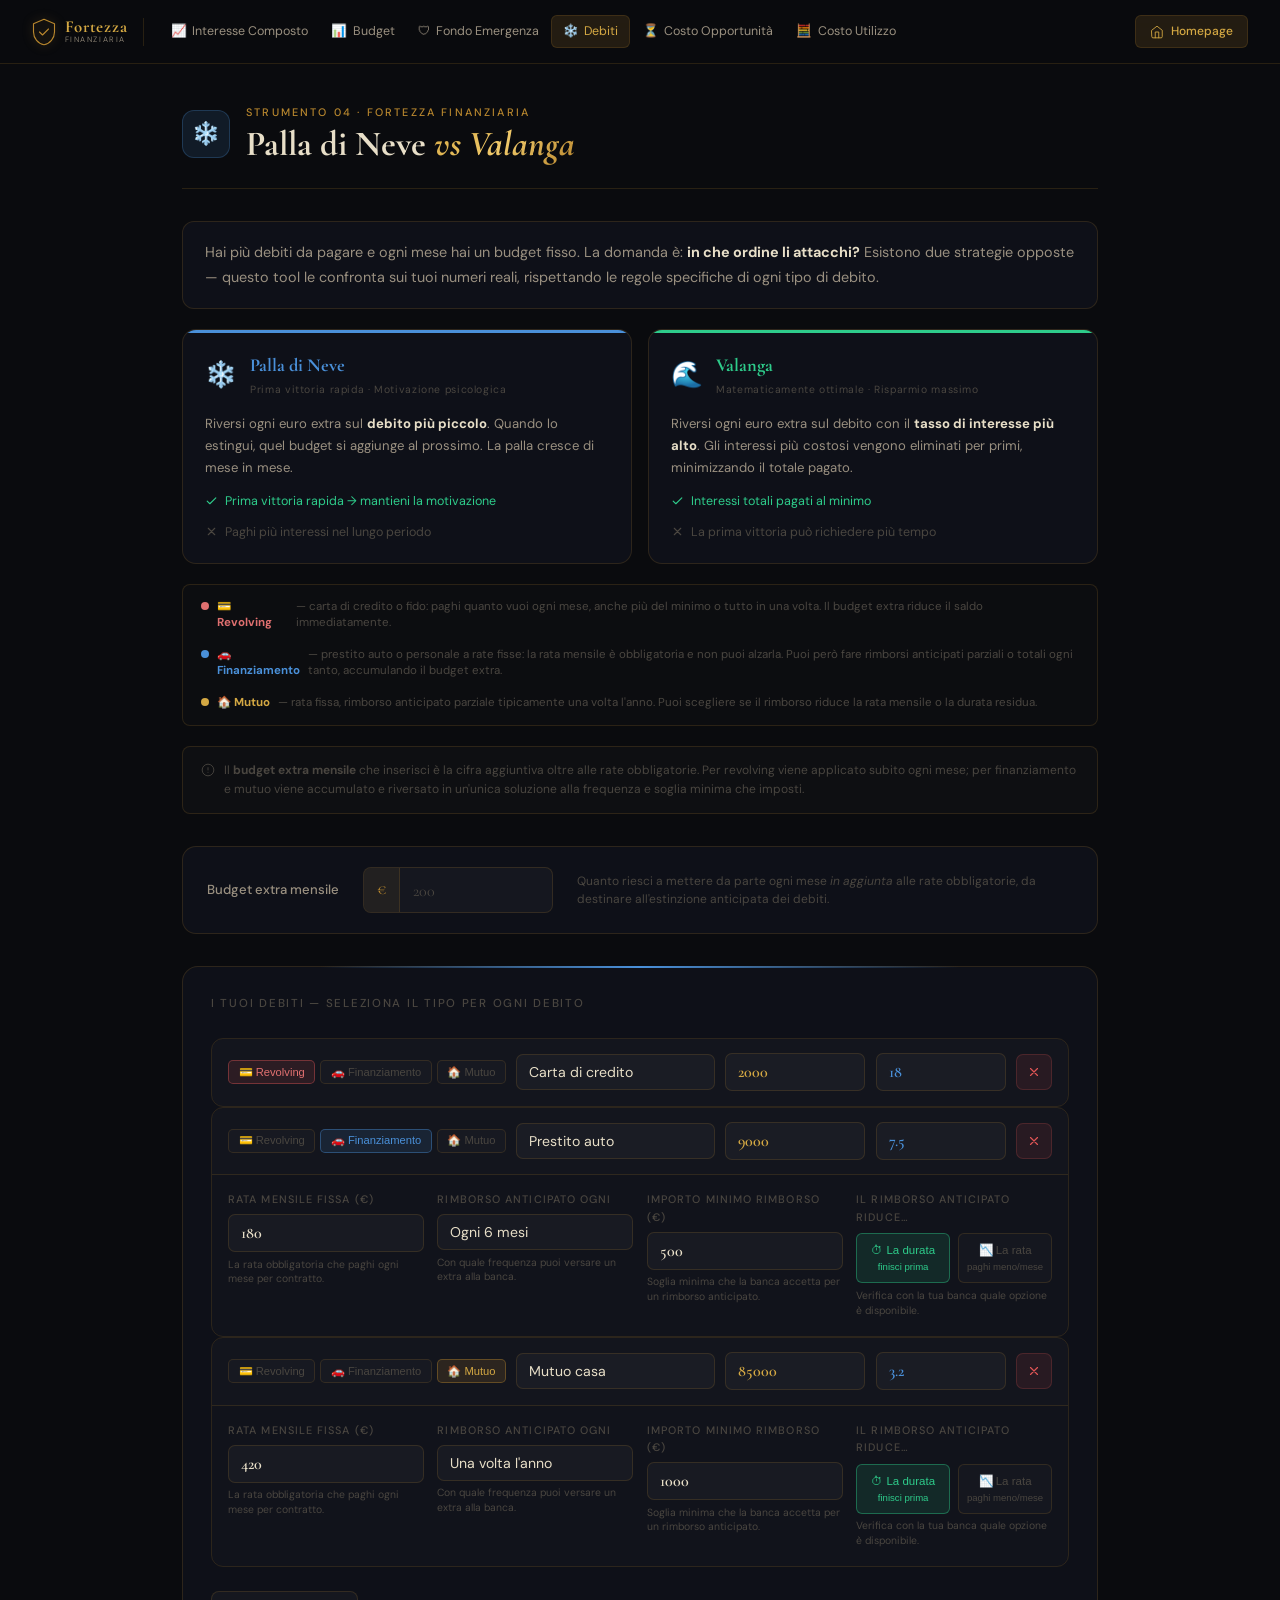
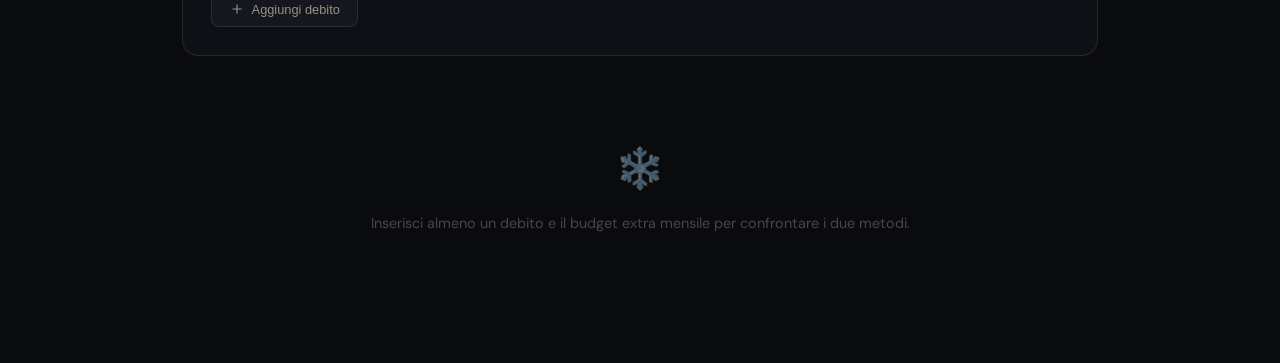
<file: Fortezza finanziaria/debiti.html>
<!DOCTYPE html>
<html lang="it">
<head>
  <meta charset="UTF-8" />
  <meta name="viewport" content="width=device-width, initial-scale=1.0" />
  <title>Palla di Neve vs Valanga — Fortezza Finanziaria</title>
  <link rel="preconnect" href="https://fonts.googleapis.com">
  <link rel="preconnect" href="https://fonts.gstatic.com" crossorigin>
  <link href="https://fonts.googleapis.com/css2?family=Cormorant+Garamond:ital,wght@0,400;0,600;0,700;1,400&family=DM+Sans:wght@300;400;500&display=swap" rel="stylesheet">
  <style>
    :root {
      --bg-void:        #0a0b0e;
      --bg-surface:     #10121a;
      --bg-elevated:    #161923;
      --gold-light:     #d4a843;
      --gold:           #b8872e;
      --gold-dim:       rgba(184,135,46,0.15);
      --emerald:        #2ecc8b;
      --emerald-dim:    rgba(46,204,139,0.12);
      --text-primary:   #e8dfc8;
      --text-secondary: #9a9080;
      --text-muted:     #4a4640;
      --border:         rgba(184,135,46,0.18);
      --border-hover:   rgba(184,135,46,0.40);
      --snow:           #4a90d9;
      --snow-dim:       rgba(74,144,217,0.12);
      --avalanche:      #2ecc8b;
      --red:            #e05555;
      --red-dim:        rgba(224,85,85,0.1);
      --font-display:   'Cormorant Garamond', Georgia, serif;
      --font-body:      'DM Sans', sans-serif;
      --ease-out-expo:  cubic-bezier(0.16,1,0.3,1);
      --duration-fast:  180ms;
      --duration-base:  300ms;
      --tools-nav-h:    64px;
    }

    *, *::before, *::after { box-sizing: border-box; margin: 0; padding: 0; }
    html { -webkit-font-smoothing: antialiased; scroll-behavior: smooth; }
    body { background: var(--bg-void); color: var(--text-primary); font-family: var(--font-body); font-size: 1rem; line-height: 1.6; min-height: 100vh; padding-top: var(--tools-nav-h); }

    /* ════ TOOLS NAVBAR ════ */
    .tools-nav { position: fixed; top: 0; left: 0; right: 0; z-index: 900; height: var(--tools-nav-h); background: rgba(10,11,14,0.92); border-bottom: 1px solid var(--border); backdrop-filter: blur(16px) saturate(140%); -webkit-backdrop-filter: blur(16px) saturate(140%); }
    .tools-nav__inner { display: flex; align-items: center; gap: 1rem; height: 100%; max-width: 1280px; margin: 0 auto; padding: 0 clamp(1rem,3vw,2rem); }
    .tools-nav__logo { display: flex; align-items: center; gap: 0.55rem; flex-shrink: 0; color: var(--gold-light); text-decoration: none; transition: opacity var(--duration-fast) ease; }
    .tools-nav__logo:hover { opacity: 0.8; }
    .tools-nav__logo svg { color: var(--gold); filter: drop-shadow(0 0 5px rgba(184,135,46,0.5)); }
    .tools-nav__logo-text { display: flex; flex-direction: column; line-height: 1; }
    .tools-nav__logo-main { font-family: var(--font-display); font-size: 1.05rem; font-weight: 700; letter-spacing: 0.04em; color: var(--gold-light); }
    .tools-nav__logo-sub  { font-size: 0.48rem; font-weight: 300; letter-spacing: 0.2em; text-transform: uppercase; color: var(--text-secondary); }
    .tools-nav__inner::after { content: ''; display: block; width: 1px; height: 28px; background: var(--border); flex-shrink: 0; order: 1; }
    .tools-nav__links { display: flex; align-items: center; gap: 0.15rem; flex: 1; overflow-x: auto; order: 2; scrollbar-width: none; }
    .tools-nav__links::-webkit-scrollbar { display: none; }
    .tools-nav__link { display: inline-flex; align-items: center; gap: 0.35rem; padding: 0.35rem 0.65rem; border-radius: 6px; font-size: 0.78rem; font-weight: 400; color: var(--text-secondary); text-decoration: none; white-space: nowrap; transition: background var(--duration-fast) ease, color var(--duration-fast) ease; flex-shrink: 0; }
    .tools-nav__link:hover { background: var(--gold-dim); color: var(--text-primary); }
    .tools-nav__link.is-active { background: var(--gold-dim); color: var(--gold-light); border: 1px solid var(--border); }
    .tools-nav__home-btn { display: inline-flex; align-items: center; gap: 0.4rem; flex-shrink: 0; order: 3; padding: 0.4rem 0.9rem; background: var(--gold-dim); border: 1px solid var(--border); border-radius: 6px; font-size: 0.75rem; font-weight: 500; color: var(--gold-light); text-decoration: none; transition: background var(--duration-fast) ease, border-color var(--duration-fast) ease; }
    .tools-nav__home-btn:hover { background: rgba(184,135,46,0.25); border-color: var(--border-hover); }
    .tools-nav__hamburger { display: none; order: 4; flex-direction: column; justify-content: center; align-items: center; gap: 4px; width: 36px; height: 36px; border-radius: 6px; background: none; border: 1px solid var(--border); cursor: pointer; flex-shrink: 0; }
    .tools-nav__hamburger:hover { background: var(--gold-dim); }
    .tools-nav__hamburger span { display: block; width: 18px; height: 1.5px; background: var(--text-secondary); border-radius: 2px; transition: transform var(--duration-base) var(--ease-out-expo), opacity var(--duration-fast) ease; }
    .tools-nav__hamburger[aria-expanded="true"] span:nth-child(1) { transform: translateY(5.5px) rotate(45deg); }
    .tools-nav__hamburger[aria-expanded="true"] span:nth-child(2) { opacity: 0; }
    .tools-nav__hamburger[aria-expanded="true"] span:nth-child(3) { transform: translateY(-5.5px) rotate(-45deg); }
    .tools-nav__mobile { position: absolute; top: var(--tools-nav-h); left: 0; right: 0; background: rgba(10,11,14,0.97); border-bottom: 1px solid var(--border); backdrop-filter: blur(20px); padding: 0.75rem 1rem; display: flex; flex-direction: column; gap: 0.25rem; animation: mobileDropIn 0.25s var(--ease-out-expo) both; }
    .tools-nav__mobile[hidden] { display: none; }
    @keyframes mobileDropIn { from { opacity:0; transform:translateY(-8px); } to { opacity:1; transform:translateY(0); } }
    .tools-nav__mobile-link { display: block; padding: 0.75rem 0.85rem; border-radius: 8px; font-size: 0.88rem; color: var(--text-secondary); text-decoration: none; transition: background var(--duration-fast) ease, color var(--duration-fast) ease; }
    .tools-nav__mobile-link:hover { background: var(--gold-dim); color: var(--text-primary); }
    .tools-nav__mobile-link--home { margin-top: 0.5rem; border-top: 1px solid var(--border); padding-top: 1rem; color: var(--gold-light); }
    @media (max-width: 860px) { .tools-nav__links { display: none; } .tools-nav__home-btn { display: none; } .tools-nav__hamburger { display: flex; } .tools-nav__inner::after { display: none; } }

    /* ════ LAYOUT ════ */
    .page { max-width: 980px; margin: 0 auto; padding: 2.5rem clamp(1rem,3vw,2rem) 5rem; display: flex; flex-direction: column; gap: 2rem; }

    .page__header { display: flex; align-items: center; gap: 1rem; padding-bottom: 1.5rem; border-bottom: 1px solid var(--border); }
    .page__header-icon { width: 48px; height: 48px; background: var(--snow-dim); border: 1px solid rgba(74,144,217,0.25); border-radius: 12px; display: flex; align-items: center; justify-content: center; font-size: 1.4rem; flex-shrink: 0; }
    .page__eyebrow { font-size: 0.68rem; font-weight: 500; letter-spacing: 0.2em; text-transform: uppercase; color: var(--gold); margin-bottom: 0.25rem; }
    .page__title { font-family: var(--font-display); font-size: clamp(1.6rem,3vw,2.2rem); font-weight: 700; line-height: 1.1; }
    .page__title em { font-style: italic; background: linear-gradient(135deg, var(--gold-light), #f0c96a, var(--gold)); -webkit-background-clip: text; -webkit-text-fill-color: transparent; background-clip: text; }

    /* ── SPIEGAZIONE ── */
    .explainer { display: flex; flex-direction: column; gap: 1.25rem; }
    .explainer__intro { padding: 1.1rem 1.35rem; background: rgba(16,18,26,0.85); border: 1px solid var(--border); border-radius: 12px; font-size: 0.9rem; color: var(--text-secondary); line-height: 1.75; }
    .explainer__intro strong { color: var(--text-primary); }
    .explainer__grid { display: grid; grid-template-columns: 1fr 1fr; gap: 1rem; }
    .explainer__method { background: rgba(16,18,26,0.85); border: 1px solid var(--border); border-radius: 14px; padding: 1.35rem; display: flex; flex-direction: column; gap: 0.85rem; position: relative; overflow: hidden; }
    .explainer__method::before { content: ''; position: absolute; top: 0; left: 0; right: 0; height: 3px; }
    .explainer__method--snow::before      { background: var(--snow); }
    .explainer__method--avalanche::before { background: var(--avalanche); }
    .explainer__method-header { display: flex; align-items: center; gap: 0.85rem; }
    .explainer__method-icon { font-size: 1.6rem; flex-shrink: 0; }
    .explainer__method-name { font-family: var(--font-display); font-size: 1.15rem; font-weight: 700; }
    .explainer__method--snow      .explainer__method-name { color: var(--snow); }
    .explainer__method--avalanche .explainer__method-name { color: var(--avalanche); }
    .explainer__method-sub  { font-size: 0.65rem; color: var(--text-muted); letter-spacing: 0.06em; margin-top: 0.1rem; }
    .explainer__method-desc { font-size: 0.82rem; color: var(--text-secondary); line-height: 1.7; }
    .explainer__method-desc strong { color: var(--text-primary); }
    .explainer__method-pro, .explainer__method-con { display: flex; align-items: flex-start; gap: 0.45rem; font-size: 0.78rem; line-height: 1.4; }
    .explainer__method-pro { color: var(--emerald); }
    .explainer__method-con { color: var(--text-muted); }
    .explainer__method-pro svg, .explainer__method-con svg { flex-shrink: 0; margin-top: 1px; }
    .type-legend { display: flex; gap: 1rem; flex-wrap: wrap; padding: 0.85rem 1.1rem; background: rgba(255,255,255,0.01); border: 1px solid var(--border); border-radius: 8px; }
    .type-legend__item { display: flex; align-items: flex-start; gap: 0.5rem; font-size: 0.72rem; color: var(--text-muted); line-height: 1.4; }
    .type-legend__dot { width: 8px; height: 8px; border-radius: 50%; flex-shrink: 0; margin-top: 3px; }
    .explainer__note { display: flex; align-items: flex-start; gap: 0.6rem; padding: 0.85rem 1.1rem; background: rgba(255,255,255,0.02); border: 1px solid var(--border); border-radius: 8px; font-size: 0.75rem; color: var(--text-muted); line-height: 1.6; }
    .explainer__note svg { flex-shrink: 0; margin-top: 2px; }
    @media (max-width: 600px) { .explainer__grid { grid-template-columns: 1fr; } }

    /* ── BUDGET EXTRA ── */
    .budget-row { display: flex; align-items: center; gap: 1.5rem; background: rgba(16,18,26,0.85); border: 1px solid var(--border); border-radius: 14px; padding: 1.25rem 1.5rem; flex-wrap: wrap; }
    .budget-row__label { font-size: 0.82rem; font-weight: 500; color: var(--text-secondary); flex-shrink: 0; }
    .budget-field { display: flex; align-items: center; background: rgba(255,255,255,0.03); border: 1px solid var(--border); border-radius: 8px; overflow: hidden; width: 190px; transition: border-color var(--duration-fast) ease, box-shadow var(--duration-fast) ease; }
    .budget-field:focus-within { border-color: var(--gold); box-shadow: 0 0 0 3px rgba(184,135,46,0.12); }
    .budget-field__prefix { padding: 0.6rem 0.8rem; font-family: var(--font-display); font-size: 1rem; color: var(--gold); background: rgba(184,135,46,0.08); border-right: 1px solid var(--border); flex-shrink: 0; }
    .budget-field__input { flex: 1; padding: 0.6rem 0.85rem; font-family: var(--font-display); font-size: 1.2rem; font-weight: 700; color: var(--gold-light); background: transparent; border: none; outline: none; -webkit-appearance: none; width: 100%; }
    .budget-field__input::placeholder { color: var(--text-muted); font-weight: 400; font-size: 1rem; }
    .budget-row__hint { font-size: 0.75rem; color: var(--text-muted); flex: 1; min-width: 200px; line-height: 1.5; }

    /* ── DEBITI ── */
    .debts-card { background: rgba(16,18,26,0.85); border: 1px solid var(--border); border-radius: 16px; padding: 1.75rem; position: relative; display: flex; flex-direction: column; gap: 1.5rem; }
    .debts-card::before { content: ''; position: absolute; top: -1px; left: 15%; right: 15%; height: 2px; background: linear-gradient(90deg, transparent, var(--snow), transparent); border-radius: 2px; }
    .debts-card__title { font-size: 0.72rem; font-weight: 500; letter-spacing: 0.15em; text-transform: uppercase; color: var(--text-muted); }

    .debt-item { border: 1px solid var(--border); border-radius: 12px; overflow: hidden; transition: border-color var(--duration-base) ease; }
    .debt-item:hover { border-color: var(--border-hover); }

    .debt-item__top { display: grid; grid-template-columns: auto 1fr 140px 130px 36px; gap: 0.65rem; align-items: center; padding: 0.9rem 1rem; background: rgba(255,255,255,0.02); }

    .debt-type-select { display: flex; gap: 0.3rem; flex-shrink: 0; }
    .debt-type-btn { padding: 0.3rem 0.6rem; border-radius: 5px; font-size: 0.7rem; font-weight: 500; border: 1px solid var(--border); background: rgba(255,255,255,0.02); color: var(--text-muted); cursor: pointer; white-space: nowrap; transition: all var(--duration-fast) ease; }
    .debt-type-btn:hover { border-color: var(--border-hover); color: var(--text-secondary); }
    .debt-type-btn.is-active-revolving { background: rgba(224,85,85,0.12); border-color: rgba(224,85,85,0.4); color: #e07070; }
    .debt-type-btn.is-active-auto      { background: var(--snow-dim); border-color: rgba(74,144,217,0.4); color: var(--snow); }
    .debt-type-btn.is-active-mutuo     { background: var(--gold-dim); border-color: var(--border-hover); color: var(--gold-light); }

    .debt-input { width: 100%; padding: 0.5rem 0.75rem; background: rgba(255,255,255,0.03); border: 1px solid var(--border); border-radius: 7px; font-family: var(--font-body); font-size: 0.88rem; color: var(--text-primary); outline: none; transition: border-color var(--duration-fast) ease, box-shadow var(--duration-fast) ease; -webkit-appearance: none; }
    .debt-input:focus { border-color: var(--gold); box-shadow: 0 0 0 3px rgba(184,135,46,0.1); }
    .debt-input::placeholder { color: var(--text-muted); }
    .debt-input--num  { font-family: var(--font-display); font-size: 1rem; font-weight: 600; }
    .debt-input--gold { color: var(--gold-light); }
    .debt-input--blue { color: var(--snow); }

    .debt-delete { width: 36px; height: 36px; border-radius: 7px; background: var(--red-dim); border: 1px solid rgba(224,85,85,0.2); color: var(--red); display: flex; align-items: center; justify-content: center; cursor: pointer; flex-shrink: 0; transition: background var(--duration-fast) ease; }
    .debt-delete:hover { background: rgba(224,85,85,0.2); }

    .debt-item__extra { display: none; padding: 1rem 1rem 1.1rem; border-top: 1px solid var(--border); background: rgba(255,255,255,0.01); }
    .debt-item__extra.is-visible { display: block; }
    .extra-grid { display: grid; grid-template-columns: repeat(auto-fit, minmax(190px, 1fr)); gap: 0.85rem; }
    .extra-field { display: flex; flex-direction: column; gap: 0.35rem; }
    .extra-field__label { font-size: 0.68rem; font-weight: 500; letter-spacing: 0.1em; text-transform: uppercase; color: var(--text-muted); }
    .extra-field__hint  { font-size: 0.65rem; color: var(--text-muted); line-height: 1.4; }

    .reduction-choice { display: flex; gap: 0.5rem; margin-top: 0.1rem; }
    .reduction-btn { flex: 1; padding: 0.5rem 0.4rem; border-radius: 6px; font-size: 0.72rem; font-weight: 500; text-align: center; border: 1px solid var(--border); background: rgba(255,255,255,0.02); color: var(--text-muted); cursor: pointer; transition: all var(--duration-fast) ease; line-height: 1.4; }
    .reduction-btn:hover { border-color: var(--border-hover); color: var(--text-secondary); }
    .reduction-btn.is-active { background: var(--emerald-dim); border-color: rgba(46,204,139,0.4); color: var(--emerald); }

    .btn-add { display: inline-flex; align-items: center; gap: 0.5rem; padding: 0.6rem 1.1rem; background: rgba(255,255,255,0.03); border: 1px solid var(--border); border-radius: 8px; font-size: 0.8rem; font-weight: 500; color: var(--text-secondary); cursor: pointer; transition: all var(--duration-fast) ease; width: fit-content; }
    .btn-add:hover { background: var(--gold-dim); border-color: var(--border-hover); color: var(--gold-light); }

    /* ── RISULTATI ── */
    .compare-grid { display: grid; grid-template-columns: 1fr 1fr; gap: 1.25rem; }
    .method-card { background: rgba(16,18,26,0.85); border: 1px solid var(--border); border-radius: 16px; padding: 1.5rem; position: relative; overflow: hidden; display: flex; flex-direction: column; gap: 1.1rem; transition: border-color var(--duration-base) ease; }
    .method-card::before { content: ''; position: absolute; top: 0; left: 0; right: 0; height: 3px; }
    .method-card--snow::before      { background: var(--snow); }
    .method-card--avalanche::before { background: var(--avalanche); }
    .method-card.is-winner { border-color: var(--border-hover); }
    .method-card__badge { display: inline-flex; align-items: center; gap: 0.4rem; padding: 0.25rem 0.7rem; border-radius: 4px; font-size: 0.65rem; font-weight: 600; letter-spacing: 0.1em; text-transform: uppercase; width: fit-content; }
    .method-card--snow      .method-card__badge { background: var(--snow-dim); color: var(--snow); border: 1px solid rgba(74,144,217,0.3); }
    .method-card--avalanche .method-card__badge { background: var(--emerald-dim); color: var(--avalanche); border: 1px solid rgba(46,204,139,0.3); }
    .method-card__name { font-family: var(--font-display); font-size: 1.4rem; font-weight: 700; }
    .method-card--snow      .method-card__name { color: var(--snow); }
    .method-card--avalanche .method-card__name { color: var(--avalanche); }
    .method-card__tagline { font-size: 0.78rem; color: var(--text-muted); margin-top: -0.75rem; }
    .method-card__stats { display: flex; flex-direction: column; gap: 0.6rem; }
    .method-stat { display: flex; justify-content: space-between; align-items: baseline; padding: 0.5rem 0; border-bottom: 1px solid rgba(255,255,255,0.04); }
    .method-stat:last-child { border-bottom: none; }
    .method-stat__label { font-size: 0.75rem; color: var(--text-muted); max-width: 55%; line-height: 1.4; }
    .method-stat__value { font-family: var(--font-display); font-size: 1rem; font-weight: 700; color: var(--text-primary); text-align: right; }
    .winner-badge { position: absolute; top: 1rem; right: 1rem; padding: 0.2rem 0.55rem; background: rgba(46,204,139,0.12); border: 1px solid rgba(46,204,139,0.3); border-radius: 4px; font-size: 0.62rem; font-weight: 600; letter-spacing: 0.1em; text-transform: uppercase; color: var(--emerald); }
    .winner-badge[hidden] { display: none; }

    .saving-banner { display: flex; align-items: center; gap: 1.25rem; padding: 1.25rem 1.5rem; background: var(--emerald-dim); border: 1px solid rgba(46,204,139,0.25); border-radius: 14px; flex-wrap: wrap; }
    .saving-banner__icon { font-size: 1.5rem; flex-shrink: 0; }
    .saving-banner__text { font-size: 0.88rem; color: var(--text-secondary); line-height: 1.6; flex: 1; min-width: 200px; }
    .saving-banner__text strong { color: var(--emerald); font-weight: 600; }

    .order-section { display: flex; flex-direction: column; gap: 1rem; }
    .order-section__title { font-size: 0.72rem; font-weight: 500; letter-spacing: 0.15em; text-transform: uppercase; color: var(--text-muted); }
    .order-tabs { display: flex; gap: 0.5rem; }
    .order-tab { padding: 0.4rem 1rem; border-radius: 6px; font-size: 0.78rem; font-weight: 500; background: rgba(255,255,255,0.03); border: 1px solid var(--border); color: var(--text-muted); cursor: pointer; transition: all var(--duration-fast) ease; }
    .order-tab.is-active-snow      { background: var(--snow-dim); border-color: rgba(74,144,217,0.4); color: var(--snow); }
    .order-tab.is-active-avalanche { background: var(--emerald-dim); border-color: rgba(46,204,139,0.4); color: var(--avalanche); }
    .order-list { display: flex; flex-direction: column; gap: 0.5rem; list-style: none; }
    .order-item { display: grid; grid-template-columns: 28px 1fr auto auto; gap: 0.85rem; align-items: center; padding: 0.85rem 1rem; background: rgba(16,18,26,0.85); border: 1px solid var(--border); border-radius: 10px; }
    .order-item__num { width: 28px; height: 28px; border-radius: 50%; display: flex; align-items: center; justify-content: center; font-family: var(--font-display); font-size: 0.85rem; font-weight: 700; flex-shrink: 0; }
    .order-snow      .order-item__num { background: var(--snow-dim); color: var(--snow); }
    .order-avalanche .order-item__num { background: var(--emerald-dim); color: var(--avalanche); }
    .order-item__name  { font-size: 0.88rem; color: var(--text-primary); font-weight: 500; }
    .order-item__type  { font-size: 0.68rem; color: var(--text-muted); }
    .order-item__amount { font-family: var(--font-display); font-size: 0.95rem; font-weight: 700; color: var(--gold-light); text-align: right; }
    .order-item__when  { font-size: 0.72rem; color: var(--text-muted); text-align: right; }

    .coach-box { background: rgba(184,135,46,0.06); border: 1px solid rgba(184,135,46,0.2); border-left: 3px solid var(--gold); border-radius: 0 12px 12px 0; padding: 1.1rem 1.35rem; display: flex; gap: 0.85rem; align-items: flex-start; }
    .coach-box__icon { font-size: 1.2rem; flex-shrink: 0; margin-top: 0.1rem; }
    .coach-box__text { font-size: 0.85rem; color: var(--text-secondary); line-height: 1.75; }
    .coach-box__text strong { color: var(--gold-light); font-weight: 500; }

    .page-empty { text-align: center; padding: 3rem 1rem; color: var(--text-muted); font-size: 0.9rem; }
    .page-empty span { font-size: 2.5rem; display: block; margin-bottom: 0.75rem; opacity: 0.4; }

    @media (max-width: 760px) {
      .compare-grid { grid-template-columns: 1fr; }
      .debt-item__top { grid-template-columns: 1fr 1fr; grid-template-rows: auto auto auto; gap: 0.5rem; }
      .debt-type-select { grid-column: 1 / -1; flex-wrap: wrap; }
      .debt-delete { justify-self: end; }
    }
    @media (max-width: 500px) {
      .order-item { grid-template-columns: 28px 1fr auto; }
      .order-item__when { display: none; }
    }

    ::-webkit-scrollbar { width: 5px; }
    ::-webkit-scrollbar-track { background: var(--bg-void); }
    ::-webkit-scrollbar-thumb { background: var(--border); border-radius: 3px; }
    :focus-visible { outline: 2px solid var(--gold); outline-offset: 3px; border-radius: 4px; }
  </style>
</head>
<body>

  <header class="tools-nav" id="toolsNav">
    <div class="tools-nav__inner">
      <a href="index.html" class="tools-nav__logo" aria-label="Torna alla homepage">
        <svg width="24" height="28" viewBox="0 0 32 36" fill="none">
          <path d="M16 1L2 7V18C2 26.284 8.177 33.822 16 35C23.823 33.822 30 26.284 30 18V7L16 1Z" stroke="currentColor" stroke-width="1.5" stroke-linejoin="round"/>
          <path d="M10 18L14 22L22 14" stroke="currentColor" stroke-width="1.5" stroke-linecap="round" stroke-linejoin="round"/>
        </svg>
        <span class="tools-nav__logo-text">
          <span class="tools-nav__logo-main">Fortezza</span>
          <span class="tools-nav__logo-sub">Finanziaria</span>
        </span>
      </a>
      <nav class="tools-nav__links" aria-label="Strumenti">
        <a href="simulatore-int-comp.html" class="tools-nav__link"><span>📈</span><span>Interesse Composto</span></a>
        <a href="budget.html"             class="tools-nav__link"><span>📊</span><span>Budget</span></a>
        <a href="fondo-emergenza.html"    class="tools-nav__link"><span>🛡</span><span>Fondo Emergenza</span></a>
        <a href="debiti.html"             class="tools-nav__link is-active"><span>❄️</span><span>Debiti</span></a>
        <a href="costo-opportunita.html"  class="tools-nav__link"><span>⏳</span><span>Costo Opportunità</span></a>
        <a href="costo-utilizzo.html"     class="tools-nav__link"><span>🧮</span><span>Costo Utilizzo</span></a>
      </nav>
      <a href="index.html" class="tools-nav__home-btn">
        <svg width="14" height="14" viewBox="0 0 24 24" fill="none"><path d="M3 9l9-7 9 7v11a2 2 0 01-2 2H5a2 2 0 01-2-2z" stroke="currentColor" stroke-width="1.5" stroke-linecap="round" stroke-linejoin="round"/><path d="M9 22V12h6v10" stroke="currentColor" stroke-width="1.5" stroke-linecap="round" stroke-linejoin="round"/></svg>
        Homepage
      </a>
      <button class="tools-nav__hamburger" id="toolsHamburger" aria-label="Menu strumenti" aria-expanded="false">
        <span></span><span></span><span></span>
      </button>
    </div>
    <div class="tools-nav__mobile" id="toolsMobile" hidden>
      <a href="simulatore-int-comp.html" class="tools-nav__mobile-link">📈 Interesse Composto</a>
      <a href="budget.html"             class="tools-nav__mobile-link">📊 Budget 40-30-20-10</a>
      <a href="fondo-emergenza.html"    class="tools-nav__mobile-link">🛡 Fondo di Emergenza</a>
      <a href="debiti.html"             class="tools-nav__mobile-link">❄️ Palla di Neve vs Valanga</a>
      <a href="costo-opportunita.html"  class="tools-nav__mobile-link">⏳ Costo Opportunità</a>
      <a href="costo-utilizzo.html"     class="tools-nav__mobile-link">🧮 Costo per Utilizzo</a>
      <a href="index.html"                   class="tools-nav__mobile-link tools-nav__mobile-link--home">🏠 Torna alla Homepage</a>
    </div>
  </header>

  <div class="page">

    <div class="page__header">
      <div class="page__header-icon">❄️</div>
      <div>
        <p class="page__eyebrow">Strumento 04 · Fortezza Finanziaria</p>
        <h1 class="page__title">Palla di Neve <em>vs Valanga</em></h1>
      </div>
    </div>

    <div class="explainer">
      <div class="explainer__intro">
        <p>Hai più debiti da pagare e ogni mese hai un budget fisso. La domanda è: <strong>in che ordine li attacchi?</strong> Esistono due strategie opposte — questo tool le confronta sui tuoi numeri reali, rispettando le regole specifiche di ogni tipo di debito.</p>
      </div>
      <div class="explainer__grid">
        <div class="explainer__method explainer__method--snow">
          <div class="explainer__method-header">
            <span class="explainer__method-icon">❄️</span>
            <div>
              <div class="explainer__method-name">Palla di Neve</div>
              <div class="explainer__method-sub">Prima vittoria rapida · Motivazione psicologica</div>
            </div>
          </div>
          <p class="explainer__method-desc">Riversi ogni euro extra sul <strong>debito più piccolo</strong>. Quando lo estingui, quel budget si aggiunge al prossimo. La palla cresce di mese in mese.</p>
          <div class="explainer__method-pro"><svg width="13" height="13" viewBox="0 0 24 24" fill="none"><path d="M20 7L9 18L4 13" stroke="currentColor" stroke-width="2" stroke-linecap="round" stroke-linejoin="round"/></svg>Prima vittoria rapida → mantieni la motivazione</div>
          <div class="explainer__method-con"><svg width="13" height="13" viewBox="0 0 24 24" fill="none"><path d="M18 6L6 18M6 6l12 12" stroke="currentColor" stroke-width="2" stroke-linecap="round"/></svg>Paghi più interessi nel lungo periodo</div>
        </div>
        <div class="explainer__method explainer__method--avalanche">
          <div class="explainer__method-header">
            <span class="explainer__method-icon">🌊</span>
            <div>
              <div class="explainer__method-name">Valanga</div>
              <div class="explainer__method-sub">Matematicamente ottimale · Risparmio massimo</div>
            </div>
          </div>
          <p class="explainer__method-desc">Riversi ogni euro extra sul debito con il <strong>tasso di interesse più alto</strong>. Gli interessi più costosi vengono eliminati per primi, minimizzando il totale pagato.</p>
          <div class="explainer__method-pro"><svg width="13" height="13" viewBox="0 0 24 24" fill="none"><path d="M20 7L9 18L4 13" stroke="currentColor" stroke-width="2" stroke-linecap="round" stroke-linejoin="round"/></svg>Interessi totali pagati al minimo</div>
          <div class="explainer__method-con"><svg width="13" height="13" viewBox="0 0 24 24" fill="none"><path d="M18 6L6 18M6 6l12 12" stroke="currentColor" stroke-width="2" stroke-linecap="round"/></svg>La prima vittoria può richiedere più tempo</div>
        </div>
      </div>

      <div class="type-legend">
        <div class="type-legend__item"><div class="type-legend__dot" style="background:#e07070"></div><strong style="color:#e07070">💳 Revolving</strong> — carta di credito o fido: paghi quanto vuoi ogni mese, anche più del minimo o tutto in una volta. Il budget extra riduce il saldo immediatamente.</div>
        <div class="type-legend__item"><div class="type-legend__dot" style="background:var(--snow)"></div><strong style="color:var(--snow)">🚗 Finanziamento</strong> — prestito auto o personale a rate fisse: la rata mensile è obbligatoria e non puoi alzarla. Puoi però fare rimborsi anticipati parziali o totali ogni tanto, accumulando il budget extra.</div>
        <div class="type-legend__item"><div class="type-legend__dot" style="background:var(--gold-light)"></div><strong style="color:var(--gold-light)">🏠 Mutuo</strong> — rata fissa, rimborso anticipato parziale tipicamente una volta l'anno. Puoi scegliere se il rimborso riduce la rata mensile o la durata residua.</div>
      </div>

      <div class="explainer__note">
        <svg width="14" height="14" viewBox="0 0 24 24" fill="none"><circle cx="12" cy="12" r="10" stroke="currentColor" stroke-width="1.5"/><path d="M12 8v4M12 16h.01" stroke="currentColor" stroke-width="1.5" stroke-linecap="round"/></svg>
        <span>Il <strong>budget extra mensile</strong> che inserisci è la cifra aggiuntiva oltre alle rate obbligatorie. Per revolving viene applicato subito ogni mese; per finanziamento e mutuo viene accumulato e riversato in un'unica soluzione alla frequenza e soglia minima che imposti.</span>
      </div>
    </div>

    <div class="budget-row">
      <span class="budget-row__label">Budget extra mensile</span>
      <div class="budget-field">
        <span class="budget-field__prefix">€</span>
        <input type="number" id="budgetInput" class="budget-field__input" placeholder="200" min="1" max="99999" step="10" inputmode="numeric" />
      </div>
      <p class="budget-row__hint">Quanto riesci a mettere da parte ogni mese <em>in aggiunta</em> alle rate obbligatorie, da destinare all'estinzione anticipata dei debiti.</p>
    </div>

    <div class="debts-card">
      <span class="debts-card__title">I tuoi debiti — seleziona il tipo per ogni debito</span>
      <div class="debts-list" id="debtsList"></div>
      <button class="btn-add" id="btnAddDebt" type="button">
        <svg width="14" height="14" viewBox="0 0 24 24" fill="none"><path d="M12 5v14M5 12h14" stroke="currentColor" stroke-width="2" stroke-linecap="round"/></svg>
        Aggiungi debito
      </button>
    </div>

    <div class="page-empty" id="pageEmpty">
      <span>❄️</span>
      Inserisci almeno un debito e il budget extra mensile per confrontare i due metodi.
    </div>

    <div id="pageResults" hidden>

      <div class="compare-grid">
        <div class="method-card method-card--snow" id="cardSnow">
          <div class="winner-badge" id="winnerSnow" hidden>🏆 Prima vittoria</div>
          <div class="method-card__badge">❄️ Metodo</div>
          <div class="method-card__name">Palla di Neve</div>
          <div class="method-card__tagline">Prima il debito più piccolo</div>
          <div class="method-card__stats">
            <div class="method-stat">
              <span class="method-stat__label">Tempo per estinguere tutti i debiti</span>
              <span class="method-stat__value" id="snowMonths">—</span>
            </div>
            <div class="method-stat">
              <span class="method-stat__label">Interessi totali pagati</span>
              <span class="method-stat__value" id="snowInterest">—</span>
            </div>
            <div class="method-stat">
              <span class="method-stat__label">Prima vittoria — primo debito estinto</span>
              <span class="method-stat__value" id="snowFirst">—</span>
            </div>
          </div>
        </div>
        <div class="method-card method-card--avalanche" id="cardAvalanche">
          <div class="winner-badge" id="winnerAvalanche" hidden>💰 Risparmi di più</div>
          <div class="method-card__badge">🌊 Metodo</div>
          <div class="method-card__name">Valanga</div>
          <div class="method-card__tagline">Prima il tasso più alto</div>
          <div class="method-card__stats">
            <div class="method-stat">
              <span class="method-stat__label">Tempo per estinguere tutti i debiti</span>
              <span class="method-stat__value" id="avalancheMonths">—</span>
            </div>
            <div class="method-stat">
              <span class="method-stat__label">Interessi totali pagati</span>
              <span class="method-stat__value" id="avalancheInterest">—</span>
            </div>
            <div class="method-stat">
              <span class="method-stat__label">Risparmio in interessi vs Palla di Neve</span>
              <span class="method-stat__value" id="avalancheSaving">—</span>
            </div>
          </div>
        </div>
      </div>

      <div class="saving-banner">
        <div class="saving-banner__icon">💡</div>
        <div class="saving-banner__text" id="savingBannerText">—</div>
      </div>

      <div class="order-section">
        <p class="order-section__title">Ordine di estinzione</p>
        <div class="order-tabs">
          <button class="order-tab is-active-snow" id="tabSnow">❄️ Palla di Neve</button>
          <button class="order-tab" id="tabAvalanche">🌊 Valanga</button>
        </div>
        <ul class="order-list order-snow" id="orderList"></ul>
      </div>

      <div class="coach-box">
        <div class="coach-box__icon">🛡</div>
        <div class="coach-box__text" id="coachText">—</div>
      </div>

    </div>
  </div>

  <script>
  'use strict';

  /* ── NAVBAR MOBILE ── */
  (function() {
    const btn = document.getElementById('toolsHamburger');
    const menu = document.getElementById('toolsMobile');
    if (!btn || !menu) return;
    btn.addEventListener('click', () => {
      const open = btn.getAttribute('aria-expanded') === 'true';
      btn.setAttribute('aria-expanded', String(!open));
      open ? menu.setAttribute('hidden','') : menu.removeAttribute('hidden');
    });
    document.addEventListener('keydown', e => {
      if (e.key === 'Escape') { btn.setAttribute('aria-expanded','false'); menu.setAttribute('hidden',''); }
    });
  })();

  /* ── FORMATTERS ── */
  const fmt = n => n.toLocaleString('it-IT', { style:'currency', currency:'EUR', maximumFractionDigits:0 });
  const fmtMesi = m => {
    if (m >= 600) return 'oltre 50 anni';
    const a = Math.floor(m/12), r = m%12;
    if (a > 0 && r > 0) return `${a}a ${r}m`;
    if (a > 0) return `${a} ${a===1?'anno':'anni'}`;
    return `${m} ${m===1?'mese':'mesi'}`;
  };

  /* ── STATO ── */
  let activeMethod  = 'snow';
  let lastSnowOrder = [];
  let lastAvOrder   = [];

  /* ── CREA RIGA DEBITO ── */
  function createDebtRow(d = {}) {
    const { name='', amount='', rate='', type='revolving',
            fixedRate='', prepayFreq='12', prepayMin='500', reduceMode='durata' } = d;

    const el = document.createElement('div');
    el.className = 'debt-item';
    el.innerHTML = `
      <div class="debt-item__top">
        <div class="debt-type-select">
          <button class="debt-type-btn ${type==='revolving'?'is-active-revolving':''}" data-type="revolving" type="button">💳 Revolving</button>
          <button class="debt-type-btn ${type==='auto'?'is-active-auto':''}"      data-type="auto"      type="button">🚗 Finanziamento</button>
          <button class="debt-type-btn ${type==='mutuo'?'is-active-mutuo':''}"    data-type="mutuo"     type="button">🏠 Mutuo</button>
        </div>
        <input class="debt-input" placeholder="Es. Carta Visa" value="${name}" aria-label="Nome debito" />
        <input class="debt-input debt-input--num debt-input--gold" type="number" placeholder="Importo €" value="${amount}" min="1" step="100" inputmode="numeric" aria-label="Importo residuo" />
        <input class="debt-input debt-input--num debt-input--blue" type="number" placeholder="Tasso %"   value="${rate}"   min="0" max="100" step="0.1" inputmode="decimal" aria-label="Tasso annuo" />
        <button class="debt-delete" type="button" aria-label="Rimuovi">
          <svg width="14" height="14" viewBox="0 0 24 24" fill="none"><path d="M18 6L6 18M6 6l12 12" stroke="currentColor" stroke-width="2" stroke-linecap="round"/></svg>
        </button>
      </div>
      <div class="debt-item__extra ${type!=='revolving'?'is-visible':''}">
        <div class="extra-grid">
          <div class="extra-field">
            <span class="extra-field__label">Rata mensile fissa (€)</span>
            <input class="debt-input debt-input--num js-fixed-rate" type="number" placeholder="Es. 350" value="${fixedRate}" min="1" step="10" inputmode="numeric" />
            <span class="extra-field__hint">La rata obbligatoria che paghi ogni mese per contratto.</span>
          </div>
          <div class="extra-field">
            <span class="extra-field__label">Rimborso anticipato ogni</span>
            <select class="debt-input js-prepay-freq">
              <option value="1"  ${prepayFreq==='1'?'selected':''}>Ogni mese</option>
              <option value="3"  ${prepayFreq==='3'?'selected':''}>Ogni 3 mesi</option>
              <option value="6"  ${prepayFreq==='6'?'selected':''}>Ogni 6 mesi</option>
              <option value="12" ${prepayFreq==='12'?'selected':''}>Una volta l'anno</option>
            </select>
            <span class="extra-field__hint">Con quale frequenza puoi versare un extra alla banca.</span>
          </div>
          <div class="extra-field">
            <span class="extra-field__label">Importo minimo rimborso (€)</span>
            <input class="debt-input debt-input--num js-prepay-min" type="number" placeholder="Es. 500" value="${prepayMin}" min="0" step="100" inputmode="numeric" />
            <span class="extra-field__hint">Soglia minima che la banca accetta per un rimborso anticipato.</span>
          </div>
          <div class="extra-field">
            <span class="extra-field__label">Il rimborso anticipato riduce…</span>
            <div class="reduction-choice">
              <button class="reduction-btn js-reduce-btn ${reduceMode==='durata'?'is-active':''}" data-mode="durata" type="button">⏱ La durata<br><small>finisci prima</small></button>
              <button class="reduction-btn js-reduce-btn ${reduceMode==='rata'?'is-active':''}"   data-mode="rata"   type="button">📉 La rata<br><small>paghi meno/mese</small></button>
            </div>
            <span class="extra-field__hint">Verifica con la tua banca quale opzione è disponibile.</span>
          </div>
        </div>
      </div>
    `;

    /* Tipo */
    el.querySelectorAll('.debt-type-btn').forEach(btn => {
      btn.addEventListener('click', () => {
        el.querySelectorAll('.debt-type-btn').forEach(b => b.className = 'debt-type-btn');
        btn.classList.add(`is-active-${btn.dataset.type}`);
        el.querySelector('.debt-item__extra').classList.toggle('is-visible', btn.dataset.type !== 'revolving');
        compute();
      });
    });

    /* Riduzione */
    el.querySelectorAll('.js-reduce-btn').forEach(btn => {
      btn.addEventListener('click', () => {
        el.querySelectorAll('.js-reduce-btn').forEach(b => b.classList.remove('is-active'));
        btn.classList.add('is-active');
        compute();
      });
    });

    /* Delete */
    el.querySelector('.debt-delete').addEventListener('click', () => { el.remove(); compute(); });

    /* Inputs */
    el.querySelectorAll('input, select').forEach(i => i.addEventListener('input', compute));

    return el;
  }

  /* ── LEGGI DEBITI ── */
  function readDebts() {
    return Array.from(document.querySelectorAll('.debt-item')).reduce((acc, item) => {
      const activeBtn = item.querySelector('.debt-type-btn[class*="is-active"]');
      const type   = activeBtn ? activeBtn.dataset.type : 'revolving';
      const inputs = item.querySelectorAll('.debt-item__top input');
      const name   = inputs[0].value.trim() || 'Debito';
      const amount = parseFloat(inputs[1].value);
      const rate   = parseFloat(inputs[2].value);
      if (!amount || amount <= 0 || isNaN(rate)) return acc;
      const debt = { name, amount, rate, type };
      if (type !== 'revolving') {
        debt.fixedRate  = parseFloat(item.querySelector('.js-fixed-rate')?.value)  || 0;
        debt.prepayFreq = parseInt(item.querySelector('.js-prepay-freq')?.value)    || 12;
        debt.prepayMin  = parseFloat(item.querySelector('.js-prepay-min')?.value)   || 0;
        debt.reduceMode = item.querySelector('.js-reduce-btn.is-active')?.dataset.mode || 'durata';
      }
      acc.push(debt);
      return acc;
    }, []);
  }

  /* ── MESI RIMANENTI (ammortamento francese) ── */
  function calcMonths(balance, payment, rateM) {
    if (rateM <= 0) return Math.ceil(balance / payment);
    if (payment <= balance * rateM) return 600;
    return Math.ceil(-Math.log(1 - (balance * rateM) / payment) / Math.log(1 + rateM));
  }

  /* ── SIMULAZIONE ── */
  function simulate(orderedDebts, extraBudget) {
    const debts = orderedDebts.map(d => {
      const rM = d.rate / 100 / 12;
      let fixedRate = 0;
      if (d.type !== 'revolving') {
        fixedRate = d.fixedRate > 0
          ? d.fixedRate
          : (rM > 0 ? d.amount * rM / (1 - Math.pow(1+rM, -120)) : d.amount / 120);
      }
      return {
        ...d, rM, fixedRate,
        balance:     d.amount,
        remainMonths: d.type !== 'revolving' ? calcMonths(d.amount, fixedRate, rM) : 9999,
        prepayAccum: 0,
        extinct:     false,
        extinctMonth: null,
      };
    });

    let totalInterest = 0, month = 0, firstExtinct = null;
    const extinctOrder = [];

    while (debts.some(d => !d.extinct) && month < 600) {
      month++;

      // Interessi + rate obbligatorie
      debts.forEach(d => {
        if (d.extinct) return;
        const interest = d.balance * d.rM;
        totalInterest += interest;
        d.balance += interest;

        if (d.type === 'revolving') {
          const minPay = Math.min(Math.max(10, d.balance * 0.01), d.balance);
          d.balance -= minPay;
        } else {
          const pay = Math.min(d.fixedRate, d.balance);
          d.balance -= pay;
          if (d.remainMonths > 0) d.remainMonths--;
        }
        if (d.balance < 0.01) d.balance = 0;
      });

      // Budget extra → primo debito non estinto
      let extraLeft = extraBudget;
      for (const d of debts) {
        if (d.extinct || d.balance <= 0) continue;

        if (d.type === 'revolving') {
          const pay = Math.min(extraLeft, d.balance);
          d.balance -= pay;
          if (d.balance < 0.01) d.balance = 0;
        } else {
          d.prepayAccum += extraLeft;
          // Rimborso anticipato se frequenza e soglia raggiunte
          if (month % d.prepayFreq === 0 && d.prepayAccum >= d.prepayMin && d.prepayAccum > 0) {
            const prepay = Math.min(d.prepayAccum, d.balance);
            d.balance    -= prepay;
            d.prepayAccum = 0;
            if (d.balance > 0.01) {
              if (d.reduceMode === 'durata') {
                d.remainMonths = calcMonths(d.balance, d.fixedRate, d.rM);
              } else {
                d.fixedRate = d.remainMonths > 0 && d.rM > 0
                  ? d.balance * d.rM / (1 - Math.pow(1+d.rM, -d.remainMonths))
                  : (d.remainMonths > 0 ? d.balance / d.remainMonths : d.balance);
              }
            } else {
              d.balance = 0;
            }
          }
        }
        break; // extra solo sul primo prioritario
      }

      // Estinzioni
      debts.forEach(d => {
        if (!d.extinct && d.balance <= 0.01) {
          d.balance = 0; d.extinct = true; d.extinctMonth = month;
          extinctOrder.push({ name: d.name, month });
          if (!firstExtinct) firstExtinct = { name: d.name, month };
        }
      });
    }

    return { months: month, totalInterest: Math.round(totalInterest), firstExtinct, order: extinctOrder };
  }

  /* ── COMPUTE ── */
  function compute() {
    const budget = parseFloat(document.getElementById('budgetInput').value);
    const debts  = readDebts();

    if (!budget || budget <= 0 || debts.length === 0) {
      document.getElementById('pageEmpty').removeAttribute('hidden');
      document.getElementById('pageResults').setAttribute('hidden','');
      return;
    }

    document.getElementById('pageEmpty').setAttribute('hidden','');
    document.getElementById('pageResults').removeAttribute('hidden');

    const snowOrder = [...debts].sort((a,b) => a.amount - b.amount);
    const avOrder   = [...debts].sort((a,b) => b.rate   - a.rate);

    const snowRes = simulate(snowOrder, budget);
    const avRes   = simulate(avOrder,   budget);
    lastSnowOrder = snowOrder;
    lastAvOrder   = avOrder;

    document.getElementById('snowMonths').textContent   = fmtMesi(snowRes.months);
    document.getElementById('snowInterest').textContent = fmt(snowRes.totalInterest);
    document.getElementById('snowFirst').textContent    = snowRes.firstExtinct
      ? `${snowRes.firstExtinct.name} (${fmtMesi(snowRes.firstExtinct.month)})` : '—';

    const saving = snowRes.totalInterest - avRes.totalInterest;
    document.getElementById('avalancheMonths').textContent   = fmtMesi(avRes.months);
    document.getElementById('avalancheInterest').textContent = fmt(avRes.totalInterest);
    document.getElementById('avalancheSaving').textContent   = saving > 0 ? `− ${fmt(saving)}` : '≈ uguale';

    ['winnerSnow','winnerAvalanche'].forEach(id => document.getElementById(id).hidden = true);
    ['cardSnow','cardAvalanche'].forEach(id => document.getElementById(id).classList.remove('is-winner'));
    if (saving > 0) {
      document.getElementById('winnerAvalanche').hidden = false;
      document.getElementById('cardAvalanche').classList.add('is-winner');
    } else {
      document.getElementById('winnerSnow').hidden = false;
      document.getElementById('cardSnow').classList.add('is-winner');
    }

    const banner = document.getElementById('savingBannerText');
    if (saving > 50) {
      banner.innerHTML = `Con la <strong>Valanga</strong> risparmieresti <strong>${fmt(saving)}</strong> in interessi e saresti libero dai debiti in <strong>${fmtMesi(avRes.months)}</strong>. Matematicamente la scelta corretta se riesci a mantenerti disciplinato.`;
    } else {
      banner.innerHTML = `I due metodi producono risultati molto simili. <strong>Scegli in base alla motivazione</strong>: se hai bisogno di una vittoria rapida per non mollare, la Palla di Neve ti dà la prima soddisfazione in <strong>${fmtMesi(snowRes.firstExtinct?.month || 0)}</strong>.`;
    }

    renderOrder(activeMethod, snowRes, avRes);
    updateCoach(snowRes, avRes, saving, debts);
  }

  /* ── ORDINE ── */
  function renderOrder(method, snowRes, avRes) {
    const list    = document.getElementById('orderList');
    const result  = method === 'snow' ? snowRes : avRes;
    const ordered = method === 'snow' ? lastSnowOrder : lastAvOrder;
    const labels  = { revolving:'💳 Revolving', auto:'🚗 Finanziamento', mutuo:'🏠 Mutuo' };

    list.className = `order-list order-${method}`;
    list.innerHTML = '';
    ordered.forEach((d, i) => {
      const info = result.order.find(e => e.name === d.name);
      const li = document.createElement('li');
      li.className = 'order-item';
      li.innerHTML = `
        <div class="order-item__num">${i+1}</div>
        <div>
          <div class="order-item__name">${d.name}</div>
          <div class="order-item__type">${labels[d.type]||''} · ${d.rate}% annuo</div>
        </div>
        <div class="order-item__amount">${fmt(d.amount)}</div>
        <div class="order-item__when">${info ? 'estinto in ' + fmtMesi(info.month) : '—'}</div>
      `;
      list.appendChild(li);
    });
  }

  /* ── TAB ── */
  document.getElementById('tabSnow').addEventListener('click', () => {
    activeMethod = 'snow';
    document.getElementById('tabSnow').className      = 'order-tab is-active-snow';
    document.getElementById('tabAvalanche').className = 'order-tab';
    compute();
  });
  document.getElementById('tabAvalanche').addEventListener('click', () => {
    activeMethod = 'avalanche';
    document.getElementById('tabSnow').className      = 'order-tab';
    document.getElementById('tabAvalanche').className = 'order-tab is-active-avalanche';
    compute();
  });

  /* ── COACH ── */
  function updateCoach(snowRes, avRes, saving, debts) {
    const hasMutuo = debts.some(d => d.type === 'mutuo');
    const hasFixed = debts.some(d => d.type !== 'revolving');
    let msg = '';

    if (debts.length === 1) {
      msg = `Con un solo debito non c'è differenza tra i metodi. Concentra tutto il budget extra su <strong>${debts[0].name}</strong> e liberati prima possibile.`;
    } else if (hasMutuo) {
      msg = `Hai un mutuo in lista. Ricorda che il rimborso anticipato è soggetto alle condizioni contrattuali della tua banca — verifica eventuali penali e l'importo minimo accettato prima di procedere. La simulazione usa i parametri che hai inserito.`;
    } else if (saving > 500) {
      msg = `La <strong>Valanga</strong> ti fa risparmiare <strong>${fmt(saving)}</strong> in interessi — una differenza significativa. Se sei disciplinato e non hai bisogno di vittorie rapide, è la scelta corretta.`;
    } else if (saving > 0) {
      msg = `La differenza matematica tra i due metodi è contenuta (${fmt(saving)}). Se la motivazione è il tuo punto debole, la <strong>Palla di Neve</strong> con la soddisfazione di estinguere prima il debito più piccolo potrebbe portarti risultati migliori nella pratica.`;
    } else {
      msg = `Con questi debiti i due metodi sono equivalenti. L'unica cosa che conta è <strong>mantenere la disciplina</strong> — scegli quello che ti fa sentire più a controllo della situazione.`;
    }

    if (hasFixed && !hasMutuo) {
      msg += ` Per i finanziamenti a rata fissa, il budget extra viene accumulato mese per mese e riversato secondo la frequenza impostata — assicurati che l'importo accumulato superi la soglia minima della banca.`;
    }

    document.getElementById('coachText').innerHTML = msg;
  }

  /* ── ADD + BUDGET ── */
  document.getElementById('btnAddDebt').addEventListener('click', () => {
    document.getElementById('debtsList').appendChild(createDebtRow());
    compute();
  });
  document.getElementById('budgetInput').addEventListener('input', compute);

  /* ── INIT ── */
  const dl = document.getElementById('debtsList');
  dl.appendChild(createDebtRow({ name:'Carta di credito',  amount:'2000',  rate:'18',  type:'revolving' }));
  dl.appendChild(createDebtRow({ name:'Prestito auto',     amount:'9000',  rate:'7.5', type:'auto',  fixedRate:'180', prepayFreq:'6',  prepayMin:'500',  reduceMode:'durata' }));
  dl.appendChild(createDebtRow({ name:'Mutuo casa',        amount:'85000', rate:'3.2', type:'mutuo', fixedRate:'420', prepayFreq:'12', prepayMin:'1000', reduceMode:'durata' }));
  compute();
  </script>
</body>
</html>
</file>
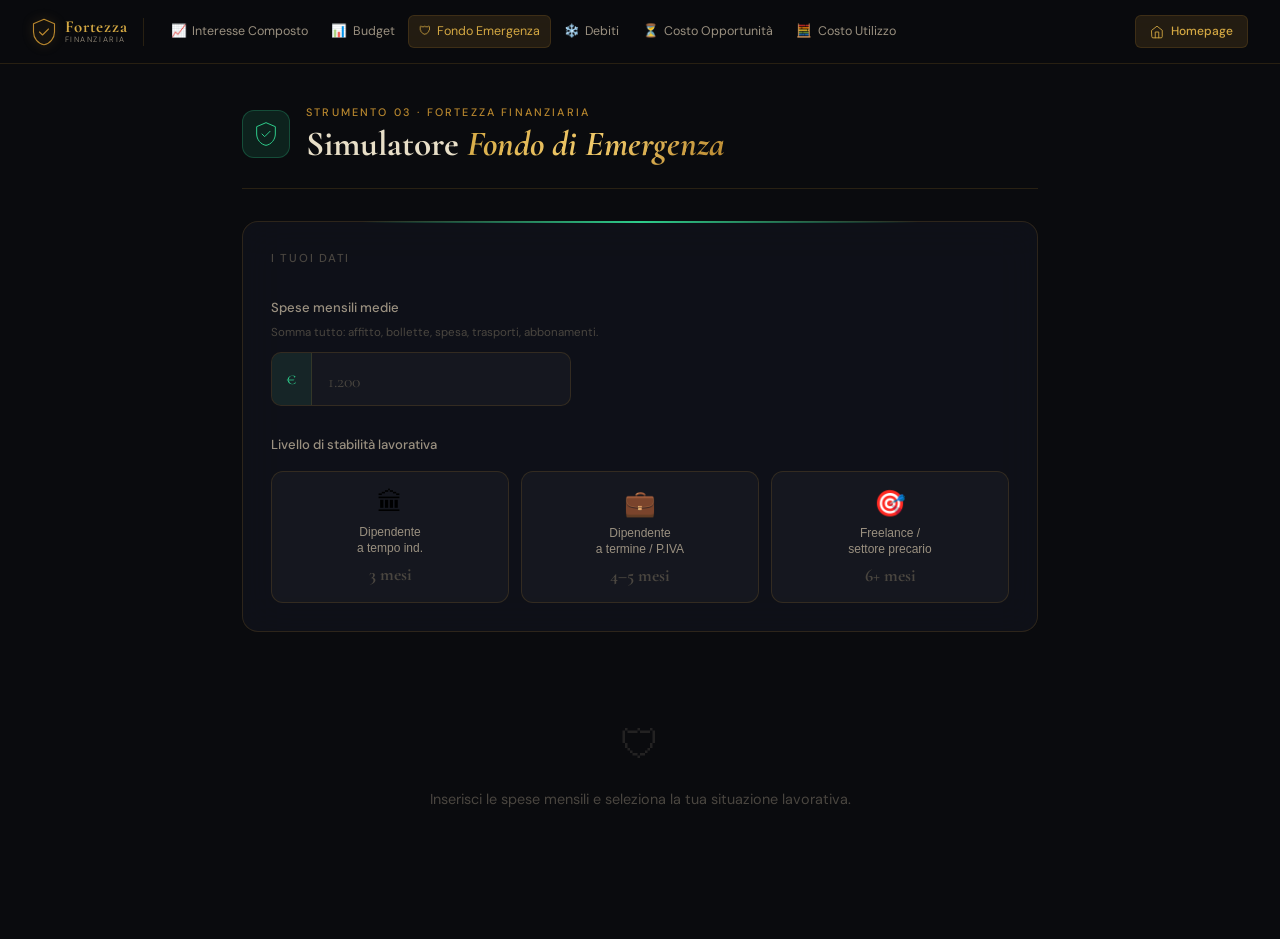
<file: Fortezza finanziaria/fondo-emergenza.html>
<!DOCTYPE html>
<html lang="it">
<head>
  <meta charset="UTF-8" />
  <meta name="viewport" content="width=device-width, initial-scale=1.0" />
  <title>Fondo di Emergenza — Fortezza Finanziaria</title>
  <link rel="preconnect" href="https://fonts.googleapis.com">
  <link rel="preconnect" href="https://fonts.gstatic.com" crossorigin>
  <link href="https://fonts.googleapis.com/css2?family=Cormorant+Garamond:ital,wght@0,400;0,600;0,700;1,400&family=DM+Sans:wght@300;400;500&display=swap" rel="stylesheet">
  <style>
    :root {
      --bg-void:        #0a0b0e;
      --bg-surface:     #10121a;
      --bg-elevated:    #161923;
      --gold-light:     #d4a843;
      --gold:           #b8872e;
      --gold-dim:       rgba(184,135,46,0.15);
      --emerald:        #2ecc8b;
      --emerald-dim:    rgba(46,204,139,0.12);
      --text-primary:   #e8dfc8;
      --text-secondary: #9a9080;
      --text-muted:     #4a4640;
      --border:         rgba(184,135,46,0.18);
      --border-hover:   rgba(184,135,46,0.40);
      --warn:           #e0a030;
      --warn-dim:       rgba(224,160,48,0.12);
      --danger:         #e05555;
      --danger-dim:     rgba(224,85,85,0.1);
      --font-display:   'Cormorant Garamond', Georgia, serif;
      --font-body:      'DM Sans', sans-serif;
      --ease-out-expo:  cubic-bezier(0.16,1,0.3,1);
      --duration-fast:  180ms;
      --duration-base:  300ms;
      --tools-nav-h:    64px;
    }

    *, *::before, *::after { box-sizing: border-box; margin: 0; padding: 0; }
    html { -webkit-font-smoothing: antialiased; scroll-behavior: smooth; }
    body {
      background: var(--bg-void);
      color: var(--text-primary);
      font-family: var(--font-body);
      font-size: 1rem;
      line-height: 1.6;
      min-height: 100vh;
      padding-top: var(--tools-nav-h);
    }

    /* ════════════════════════════════════════
       TOOLS NAVBAR
    ════════════════════════════════════════ */
    .tools-nav { position: fixed; top: 0; left: 0; right: 0; z-index: 900; height: var(--tools-nav-h); background: rgba(10,11,14,0.92); border-bottom: 1px solid var(--border); backdrop-filter: blur(16px) saturate(140%); -webkit-backdrop-filter: blur(16px) saturate(140%); }
    .tools-nav__inner { display: flex; align-items: center; gap: 1rem; height: 100%; max-width: 1280px; margin: 0 auto; padding: 0 clamp(1rem,3vw,2rem); }
    .tools-nav__logo { display: flex; align-items: center; gap: 0.55rem; flex-shrink: 0; color: var(--gold-light); text-decoration: none; transition: opacity var(--duration-fast) ease; }
    .tools-nav__logo:hover { opacity: 0.8; }
    .tools-nav__logo svg { color: var(--gold); filter: drop-shadow(0 0 5px rgba(184,135,46,0.5)); }
    .tools-nav__logo-text { display: flex; flex-direction: column; line-height: 1; }
    .tools-nav__logo-main { font-family: var(--font-display); font-size: 1.05rem; font-weight: 700; letter-spacing: 0.04em; color: var(--gold-light); }
    .tools-nav__logo-sub  { font-size: 0.48rem; font-weight: 300; letter-spacing: 0.2em; text-transform: uppercase; color: var(--text-secondary); }
    .tools-nav__inner::after { content: ''; display: block; width: 1px; height: 28px; background: var(--border); flex-shrink: 0; order: 1; }
    .tools-nav__links { display: flex; align-items: center; gap: 0.15rem; flex: 1; overflow-x: auto; order: 2; scrollbar-width: none; }
    .tools-nav__links::-webkit-scrollbar { display: none; }
    .tools-nav__link { display: inline-flex; align-items: center; gap: 0.35rem; padding: 0.35rem 0.65rem; border-radius: 6px; font-size: 0.78rem; font-weight: 400; color: var(--text-secondary); text-decoration: none; white-space: nowrap; transition: background var(--duration-fast) ease, color var(--duration-fast) ease; flex-shrink: 0; }
    .tools-nav__link:hover { background: var(--gold-dim); color: var(--text-primary); }
    .tools-nav__link.is-active { background: var(--gold-dim); color: var(--gold-light); border: 1px solid var(--border); }
    .tools-nav__home-btn { display: inline-flex; align-items: center; gap: 0.4rem; flex-shrink: 0; order: 3; padding: 0.4rem 0.9rem; background: var(--gold-dim); border: 1px solid var(--border); border-radius: 6px; font-size: 0.75rem; font-weight: 500; color: var(--gold-light); text-decoration: none; transition: background var(--duration-fast) ease, border-color var(--duration-fast) ease; }
    .tools-nav__home-btn:hover { background: rgba(184,135,46,0.25); border-color: var(--border-hover); }
    .tools-nav__hamburger { display: none; order: 4; flex-direction: column; justify-content: center; align-items: center; gap: 4px; width: 36px; height: 36px; border-radius: 6px; background: none; border: 1px solid var(--border); cursor: pointer; flex-shrink: 0; transition: background var(--duration-fast) ease; }
    .tools-nav__hamburger:hover { background: var(--gold-dim); }
    .tools-nav__hamburger span { display: block; width: 18px; height: 1.5px; background: var(--text-secondary); border-radius: 2px; transition: transform var(--duration-base) var(--ease-out-expo), opacity var(--duration-fast) ease; }
    .tools-nav__hamburger[aria-expanded="true"] span:nth-child(1) { transform: translateY(5.5px) rotate(45deg); }
    .tools-nav__hamburger[aria-expanded="true"] span:nth-child(2) { opacity: 0; }
    .tools-nav__hamburger[aria-expanded="true"] span:nth-child(3) { transform: translateY(-5.5px) rotate(-45deg); }
    .tools-nav__mobile { position: absolute; top: var(--tools-nav-h); left: 0; right: 0; background: rgba(10,11,14,0.97); border-bottom: 1px solid var(--border); backdrop-filter: blur(20px); padding: 0.75rem 1rem; display: flex; flex-direction: column; gap: 0.25rem; animation: mobileDropIn 0.25s var(--ease-out-expo) both; }
    .tools-nav__mobile[hidden] { display: none; }
    @keyframes mobileDropIn { from { opacity:0; transform:translateY(-8px); } to { opacity:1; transform:translateY(0); } }
    .tools-nav__mobile-link { display: block; padding: 0.75rem 0.85rem; border-radius: 8px; font-size: 0.88rem; color: var(--text-secondary); text-decoration: none; transition: background var(--duration-fast) ease, color var(--duration-fast) ease; }
    .tools-nav__mobile-link:hover { background: var(--gold-dim); color: var(--text-primary); }
    .tools-nav__mobile-link--home { margin-top: 0.5rem; border-top: 1px solid var(--border); padding-top: 1rem; color: var(--gold-light); }
    @media (max-width: 860px) { .tools-nav__links { display: none; } .tools-nav__home-btn { display: none; } .tools-nav__hamburger { display: flex; } .tools-nav__inner::after { display: none; } }

    /* ════════════════════════════════════════
       LAYOUT
    ════════════════════════════════════════ */
    .fondo {
      max-width: 860px;
      margin: 0 auto;
      padding: 2.5rem clamp(1rem,3vw,2rem) 5rem;
      display: flex; flex-direction: column; gap: 2rem;
    }

    /* ── HEADER ── */
    .fondo__header { display: flex; align-items: center; gap: 1rem; padding-bottom: 1.5rem; border-bottom: 1px solid var(--border); }
    .fondo__header-icon { width: 48px; height: 48px; background: var(--emerald-dim); border: 1px solid rgba(46,204,139,0.25); border-radius: 12px; display: flex; align-items: center; justify-content: center; color: var(--emerald); flex-shrink: 0; }
    .fondo__eyebrow { font-size: 0.68rem; font-weight: 500; letter-spacing: 0.2em; text-transform: uppercase; color: var(--gold); margin-bottom: 0.25rem; }
    .fondo__title { font-family: var(--font-display); font-size: clamp(1.6rem,3vw,2.2rem); font-weight: 700; line-height: 1.1; }
    .fondo__title em { font-style: italic; background: linear-gradient(135deg, var(--gold-light), #f0c96a, var(--gold)); -webkit-background-clip: text; -webkit-text-fill-color: transparent; background-clip: text; }

    /* ── CARD INPUT ── */
    .input-card {
      background: rgba(16,18,26,0.85);
      border: 1px solid var(--border); border-radius: 16px;
      padding: 1.75rem; position: relative;
      -webkit-backdrop-filter: blur(20px);
      backdrop-filter: blur(20px);
      display: flex; flex-direction: column; gap: 1.75rem;
    }
    .input-card::before {
      content: ''; position: absolute;
      top: -1px; left: 15%; right: 15%; height: 2px;
      background: linear-gradient(90deg, transparent, var(--emerald), transparent);
      border-radius: 2px;
    }
    .input-card__title { font-size: 0.72rem; font-weight: 500; letter-spacing: 0.15em; text-transform: uppercase; color: var(--text-muted); }

    /* ── FIELD NUMERICO ── */
    .field { display: flex; flex-direction: column; gap: 0.6rem; }
    .field__label { font-size: 0.82rem; font-weight: 500; color: var(--text-secondary); }
    .field__hint  { font-size: 0.72rem; color: var(--text-muted); margin-top: -0.2rem; }

    .field__money {
      display: flex; align-items: center; gap: 0;
      background: rgba(255,255,255,0.03);
      border: 1px solid var(--border); border-radius: 10px;
      overflow: hidden; max-width: 300px;
      transition: border-color var(--duration-fast) ease, box-shadow var(--duration-fast) ease;
    }
    .field__money:focus-within { border-color: var(--emerald); box-shadow: 0 0 0 3px rgba(46,204,139,0.12); }
    .field__money-prefix { padding: 0.75rem 0.9rem; font-family: var(--font-display); font-size: 1.1rem; color: var(--emerald); background: rgba(46,204,139,0.08); border-right: 1px solid var(--border); flex-shrink: 0; }
    .field__money-input { flex: 1; padding: 0.75rem 1rem; font-family: var(--font-display); font-size: 1.4rem; font-weight: 700; color: var(--text-primary); background: transparent; border: none; outline: none; -webkit-appearance: none; }
    .field__money-input::placeholder { color: var(--text-muted); font-weight: 400; font-size: 1.1rem; }

    /* ── SLIDER STABILITÀ ── */
    .stability-wrap { display: flex; flex-direction: column; gap: 1rem; }
    .stability-label { font-size: 0.82rem; font-weight: 500; color: var(--text-secondary); }

    .stability-options {
      display: grid; grid-template-columns: repeat(3,1fr); gap: 0.75rem;
    }
    .stability-btn {
      display: flex; flex-direction: column; align-items: center; gap: 0.5rem;
      padding: 1rem 0.75rem; border-radius: 12px;
      background: rgba(255,255,255,0.03); border: 1px solid var(--border);
      cursor: pointer; transition: all var(--duration-base) var(--ease-out-expo);
      text-align: center;
    }
    .stability-btn:hover { border-color: var(--border-hover); background: rgba(255,255,255,0.05); }
    .stability-btn.is-selected { border-color: var(--emerald); background: var(--emerald-dim); }
    .stability-btn__icon { font-size: 1.6rem; }
    .stability-btn__label { font-size: 0.75rem; font-weight: 500; color: var(--text-secondary); line-height: 1.3; }
    .stability-btn.is-selected .stability-btn__label { color: var(--emerald); }
    .stability-btn__mesi {
      font-family: var(--font-display); font-size: 1.1rem; font-weight: 700;
      color: var(--text-muted);
    }
    .stability-btn.is-selected .stability-btn__mesi { color: var(--emerald); }

    /* ── RISULTATO PRINCIPALE ── */
    .result-hero {
      background: rgba(16,18,26,0.85);
      border: 1px solid var(--border); border-radius: 16px;
      padding: 2rem; text-align: center;
      position: relative; overflow: hidden;
    }
    .result-hero::before {
      content: ''; position: absolute;
      top: -1px; left: 10%; right: 10%; height: 2px;
      background: linear-gradient(90deg, transparent, var(--emerald), transparent);
    }
    .result-hero__label { font-size: 0.72rem; font-weight: 500; letter-spacing: 0.15em; text-transform: uppercase; color: var(--text-muted); margin-bottom: 0.5rem; }
    .result-hero__amount {
      font-family: var(--font-display);
      font-size: clamp(2.8rem, 6vw, 4.5rem);
      font-weight: 700; line-height: 1;
      color: var(--emerald);
      margin-bottom: 0.5rem;
    }
    .result-hero__sub { font-size: 0.88rem; color: var(--text-secondary); }
    .result-hero__sub strong { color: var(--text-primary); }

    /* ── GRIGLIA MINIMO / IDEALE ── */
    .result-grid {
      display: grid; grid-template-columns: 1fr 1fr; gap: 1rem;
    }
    .result-mini {
      background: rgba(16,18,26,0.85);
      border: 1px solid var(--border); border-radius: 14px;
      padding: 1.35rem; position: relative; overflow: hidden;
    }
    .result-mini::after {
      content: ''; position: absolute;
      bottom: 0; left: 0; right: 0; height: 2px; border-radius: 0 0 14px 14px;
    }
    .result-mini--min::after  { background: var(--gold); }
    .result-mini--ideal::after { background: var(--emerald); }
    .result-mini__badge {
      display: inline-flex; align-items: center; gap: 0.35rem;
      padding: 0.2rem 0.6rem; border-radius: 4px;
      font-size: 0.62rem; font-weight: 500; letter-spacing: 0.1em; text-transform: uppercase;
      margin-bottom: 0.75rem;
    }
    .result-mini--min   .result-mini__badge { background: rgba(184,135,46,0.12); color: var(--gold-light); border: 1px solid rgba(184,135,46,0.25); }
    .result-mini--ideal .result-mini__badge { background: var(--emerald-dim); color: var(--emerald); border: 1px solid rgba(46,204,139,0.25); }
    .result-mini__label { font-size: 0.72rem; color: var(--text-muted); margin-bottom: 0.25rem; }
    .result-mini__value { font-family: var(--font-display); font-size: 1.7rem; font-weight: 700; }
    .result-mini--min   .result-mini__value { color: var(--gold-light); }
    .result-mini--ideal .result-mini__value { color: var(--emerald); }
    .result-mini__months { font-size: 0.75rem; color: var(--text-muted); margin-top: 0.2rem; }

    /* ── BARRA PROGRESSO VERSO OBIETTIVO ── */
    .progress-wrap {
      background: rgba(16,18,26,0.85);
      border: 1px solid var(--border); border-radius: 16px;
      padding: 1.5rem;
    }
    .progress-wrap__header { display: flex; justify-content: space-between; align-items: baseline; margin-bottom: 1rem; flex-wrap: wrap; gap: 0.5rem; }
    .progress-wrap__title  { font-size: 0.72rem; font-weight: 500; letter-spacing: 0.15em; text-transform: uppercase; color: var(--text-muted); }
    .progress-wrap__pct    { font-family: var(--font-display); font-size: 1.2rem; font-weight: 700; color: var(--emerald); }

    .progress-track {
      height: 12px; background: var(--bg-elevated);
      border-radius: 6px; overflow: hidden; margin-bottom: 1rem;
    }
    .progress-fill {
      height: 100%; border-radius: 6px;
      background: linear-gradient(90deg, var(--gold), var(--emerald));
      width: 0%; transition: width 1s var(--ease-out-expo);
    }

    /* Risparmio mensile suggerito */
    .progress-suggestion {
      display: flex; align-items: center; justify-content: space-between;
      flex-wrap: wrap; gap: 0.75rem;
    }
    .progress-suggestion__label { font-size: 0.78rem; color: var(--text-secondary); }

    .months-grid {
      display: grid; grid-template-columns: repeat(3,1fr); gap: 0.6rem;
      margin-top: 0.5rem;
    }
    .month-chip {
      display: flex; flex-direction: column; align-items: center; gap: 0.2rem;
      padding: 0.6rem 0.5rem;
      background: rgba(255,255,255,0.03); border: 1px solid var(--border); border-radius: 8px;
      cursor: pointer; transition: all var(--duration-fast) ease;
    }
    .month-chip:hover { border-color: var(--border-hover); }
    .month-chip__label { font-size: 0.62rem; color: var(--text-muted); letter-spacing: 0.08em; text-transform: uppercase; }
    .month-chip__value { font-family: var(--font-display); font-size: 0.95rem; font-weight: 700; color: var(--gold-light); }

    /* ── ALERT IMPOSTA DI BOLLO ── */
    .alert-bollo {
      display: flex; gap: 1rem; align-items: flex-start;
      padding: 1.1rem 1.35rem;
      background: var(--warn-dim); border: 1px solid rgba(224,160,48,0.3);
      border-left: 3px solid var(--warn); border-radius: 0 12px 12px 0;
    }
    .alert-bollo[hidden] { display: none; }
    .alert-bollo__icon { font-size: 1.2rem; flex-shrink: 0; margin-top: 0.1rem; }
    .alert-bollo__text { font-size: 0.84rem; color: var(--text-secondary); line-height: 1.75; }
    .alert-bollo__text strong { color: var(--warn); font-weight: 500; }

    /* ── COACH BOX ── */
    .coach-box { background: rgba(184,135,46,0.06); border: 1px solid rgba(184,135,46,0.2); border-left: 3px solid var(--gold); border-radius: 0 12px 12px 0; padding: 1.1rem 1.35rem; display: flex; gap: 0.85rem; align-items: flex-start; }
    .coach-box__icon { font-size: 1.2rem; flex-shrink: 0; margin-top: 0.1rem; }
    .coach-box__text { font-size: 0.85rem; color: var(--text-secondary); line-height: 1.75; }
    .coach-box__text strong { color: var(--gold-light); font-weight: 500; }

    /* ── STATO VUOTO ── */
    .fondo-empty { text-align: center; padding: 3rem 1rem; color: var(--text-muted); font-size: 0.9rem; }
    .fondo-empty span { font-size: 2.5rem; display: block; margin-bottom: 0.75rem; opacity: 0.4; }

    /* ── RESPONSIVE ── */
    @media (max-width: 600px) {
      .stability-options { grid-template-columns: 1fr; }
      .result-grid { grid-template-columns: 1fr; }
      .months-grid { grid-template-columns: repeat(2,1fr); }
    }

    ::-webkit-scrollbar { width: 5px; }
    ::-webkit-scrollbar-track { background: var(--bg-void); }
    ::-webkit-scrollbar-thumb { background: var(--border); border-radius: 3px; }
    :focus-visible { outline: 2px solid var(--gold); outline-offset: 3px; border-radius: 4px; }
  </style>
</head>
<body>

  <!-- ══ TOOLS NAVBAR ══ -->
  <header class="tools-nav" id="toolsNav">
    <div class="tools-nav__inner">
      <a href="index.html" class="tools-nav__logo" aria-label="Torna alla homepage">
        <svg width="24" height="28" viewBox="0 0 32 36" fill="none">
          <path d="M16 1L2 7V18C2 26.284 8.177 33.822 16 35C23.823 33.822 30 26.284 30 18V7L16 1Z" stroke="currentColor" stroke-width="1.5" stroke-linejoin="round"/>
          <path d="M10 18L14 22L22 14" stroke="currentColor" stroke-width="1.5" stroke-linecap="round" stroke-linejoin="round"/>
        </svg>
        <span class="tools-nav__logo-text">
          <span class="tools-nav__logo-main">Fortezza</span>
          <span class="tools-nav__logo-sub">Finanziaria</span>
        </span>
      </a>
      <nav class="tools-nav__links" aria-label="Strumenti">
        <a href="simulatore-int-comp.html" class="tools-nav__link"><span>📈</span><span>Interesse Composto</span></a>
        <a href="budget.html"             class="tools-nav__link"><span>📊</span><span>Budget</span></a>
        <a href="fondo-emergenza.html"    class="tools-nav__link is-active"><span>🛡</span><span>Fondo Emergenza</span></a>
        <a href="debiti.html"             class="tools-nav__link"><span>❄️</span><span>Debiti</span></a>
        <a href="costo-opportunita.html"  class="tools-nav__link"><span>⏳</span><span>Costo Opportunità</span></a>
        <a href="costo-utilizzo.html"     class="tools-nav__link"><span>🧮</span><span>Costo Utilizzo</span></a>
      </nav>
      <a href="index.html" class="tools-nav__home-btn">
        <svg width="14" height="14" viewBox="0 0 24 24" fill="none"><path d="M3 9l9-7 9 7v11a2 2 0 01-2 2H5a2 2 0 01-2-2z" stroke="currentColor" stroke-width="1.5" stroke-linecap="round" stroke-linejoin="round"/><path d="M9 22V12h6v10" stroke="currentColor" stroke-width="1.5" stroke-linecap="round" stroke-linejoin="round"/></svg>
        Homepage
      </a>
      <button class="tools-nav__hamburger" id="toolsHamburger" aria-label="Menu strumenti" aria-expanded="false">
        <span></span><span></span><span></span>
      </button>
    </div>
    <div class="tools-nav__mobile" id="toolsMobile" hidden>
      <a href="simulatore-int-comp.html" class="tools-nav__mobile-link">📈 Interesse Composto</a>
      <a href="budget.html"             class="tools-nav__mobile-link">📊 Budget 40-30-20-10</a>
      <a href="fondo-emergenza.html"    class="tools-nav__mobile-link">🛡 Fondo di Emergenza</a>
      <a href="debiti.html"             class="tools-nav__mobile-link">❄️ Palla di Neve vs Valanga</a>
      <a href="costo-opportunita.html"  class="tools-nav__mobile-link">⏳ Costo Opportunità</a>
      <a href="costo-utilizzo.html"     class="tools-nav__mobile-link">🧮 Costo per Utilizzo</a>
      <a href="index.html"                   class="tools-nav__mobile-link tools-nav__mobile-link--home">🏠 Torna alla Homepage</a>
    </div>
  </header>

  <!-- ══ FONDO DI EMERGENZA ══ -->
  <div class="fondo">

    <!-- HEADER -->
    <div class="fondo__header">
      <div class="fondo__header-icon">
        <svg width="24" height="24" viewBox="0 0 32 36" fill="none">
          <path d="M16 1L2 7V18C2 26.284 8.177 33.822 16 35C23.823 33.822 30 26.284 30 18V7L16 1Z" stroke="currentColor" stroke-width="1.5" stroke-linejoin="round"/>
          <path d="M10 18L14 22L22 14" stroke="currentColor" stroke-width="1.5" stroke-linecap="round" stroke-linejoin="round"/>
        </svg>
      </div>
      <div>
        <p class="fondo__eyebrow">Strumento 03 · Fortezza Finanziaria</p>
        <h1 class="fondo__title">Simulatore <em>Fondo di Emergenza</em></h1>
      </div>
    </div>

    <!-- INPUTS -->
    <div class="input-card">
      <p class="input-card__title">I tuoi dati</p>

      <!-- Spese mensili -->
      <div class="field">
        <label class="field__label" for="expenseInput">Spese mensili medie</label>
        <p class="field__hint">Somma tutto: affitto, bollette, spesa, trasporti, abbonamenti.</p>
        <div class="field__money">
          <span class="field__money-prefix">€</span>
          <input type="number" id="expenseInput" class="field__money-input"
            placeholder="1.200" min="0" max="99999" step="50" inputmode="numeric"
            aria-label="Spese mensili medie in euro" />
        </div>
      </div>

      <!-- Stabilità lavorativa -->
      <div class="stability-wrap">
        <p class="stability-label">Livello di stabilità lavorativa</p>
        <div class="stability-options" role="radiogroup" aria-label="Stabilità lavorativa">

          <button class="stability-btn" data-months="3" data-stability="alta"
            role="radio" aria-checked="false" tabindex="0">
            <span class="stability-btn__icon">🏛</span>
            <span class="stability-btn__label">Dipendente<br>a tempo ind.</span>
            <span class="stability-btn__mesi">3 mesi</span>
          </button>

          <button class="stability-btn" data-months="4" data-stability="media"
            role="radio" aria-checked="false" tabindex="0">
            <span class="stability-btn__icon">💼</span>
            <span class="stability-btn__label">Dipendente<br>a termine / P.IVA</span>
            <span class="stability-btn__mesi">4–5 mesi</span>
          </button>

          <button class="stability-btn" data-months="6" data-stability="bassa"
            role="radio" aria-checked="false" tabindex="0">
            <span class="stability-btn__icon">🎯</span>
            <span class="stability-btn__label">Freelance /<br>settore precario</span>
            <span class="stability-btn__mesi">6+ mesi</span>
          </button>

        </div>
      </div>
    </div>

    <!-- STATO VUOTO -->
    <div class="fondo-empty" id="fondoEmpty">
      <span>🛡</span>
      Inserisci le spese mensili e seleziona la tua situazione lavorativa.
    </div>

    <!-- RISULTATI -->
    <div id="fondoResults" hidden>

      <!-- OBIETTIVO PRINCIPALE -->
      <div class="result-hero">
        <p class="result-hero__label">Il tuo obiettivo Fortezza</p>
        <div class="result-hero__amount" id="heroAmount">—</div>
        <p class="result-hero__sub">
          <strong id="heroMonths">—</strong> mesi di spese coperte ·
          <span id="heroStability">—</span>
        </p>
      </div>

      <!-- MINIMO / IDEALE -->
      <div class="result-grid">
        <div class="result-mini result-mini--min">
          <div class="result-mini__badge">⚡ Minimo</div>
          <div class="result-mini__label">Soglia di sicurezza base</div>
          <div class="result-mini__value" id="minAmount">—</div>
          <div class="result-mini__months" id="minMonths">—</div>
        </div>
        <div class="result-mini result-mini--ideal">
          <div class="result-mini__badge">🛡 Ideale</div>
          <div class="result-mini__label">Fortezza piena</div>
          <div class="result-mini__value" id="idealAmount">—</div>
          <div class="result-mini__months" id="idealMonths">—</div>
        </div>
      </div>

      <!-- PROGRESSO + RISPARMIO MENSILE -->
      <div class="progress-wrap">
        <div class="progress-wrap__header">
          <span class="progress-wrap__title">Quanto ci vuole per raggiungerlo?</span>
        </div>
        <p style="font-size:0.8rem;color:var(--text-muted);margin-bottom:1rem;">
          Se metti da parte questa cifra ogni mese, ecco quando raggiungi l'obiettivo:
        </p>
        <div class="months-grid" id="monthsGrid"></div>
      </div>

      <!-- ALERT IMPOSTA DI BOLLO -->
      <div class="alert-bollo" id="alertBollo" hidden>
        <div class="alert-bollo__icon">⚠️</div>
        <div class="alert-bollo__text" id="alertBolloText"></div>
      </div>

      <!-- COACH -->
      <div class="coach-box">
        <div class="coach-box__icon">🛡</div>
        <div class="coach-box__text" id="coachText">—</div>
      </div>

    </div><!-- /#fondoResults -->

  </div>

  <script>
  'use strict';

  /* ── NAVBAR MOBILE ── */
  (function() {
    const btn  = document.getElementById('toolsHamburger');
    const menu = document.getElementById('toolsMobile');
    if (!btn || !menu) return;
    btn.addEventListener('click', () => {
      const open = btn.getAttribute('aria-expanded') === 'true';
      btn.setAttribute('aria-expanded', String(!open));
      open ? menu.setAttribute('hidden','') : menu.removeAttribute('hidden');
    });
    document.addEventListener('keydown', e => {
      if (e.key === 'Escape') { btn.setAttribute('aria-expanded','false'); menu.setAttribute('hidden',''); }
    });
  })();

  /* ── FORMATTATORI ── */
  const fmt = n => n.toLocaleString('it-IT', { style:'currency', currency:'EUR', maximumFractionDigits:0 });

  /* ── STATO ── */
  let selectedMonths   = null;
  let selectedStability = null;

  /* ── DOM ── */
  const expenseInput  = document.getElementById('expenseInput');
  const fondoEmpty    = document.getElementById('fondoEmpty');
  const fondoResults  = document.getElementById('fondoResults');
  const heroAmount    = document.getElementById('heroAmount');
  const heroMonths    = document.getElementById('heroMonths');
  const heroStability = document.getElementById('heroStability');
  const minAmount     = document.getElementById('minAmount');
  const minMonths     = document.getElementById('minMonths');
  const idealAmount   = document.getElementById('idealAmount');
  const idealMonths   = document.getElementById('idealMonths');
  const monthsGrid    = document.getElementById('monthsGrid');
  const alertBollo    = document.getElementById('alertBollo');
  const alertBolloText= document.getElementById('alertBolloText');
  const coachText     = document.getElementById('coachText');

  /* ── ANIMAZIONE NUMERO ── */
  function animateValue(el, target, formatter) {
    const dur = 600, start = performance.now();
    function step(ts) {
      const p = Math.min((ts - start) / dur, 1);
      const e = 1 - Math.pow(1 - p, 3);
      el.textContent = formatter(Math.round(e * target));
      if (p < 1) requestAnimationFrame(step);
      else el.textContent = formatter(target);
    }
    requestAnimationFrame(step);
  }

  /* ── STABILITÀ BUTTONS ── */
  document.querySelectorAll('.stability-btn').forEach(btn => {
    btn.addEventListener('click', () => {
      document.querySelectorAll('.stability-btn').forEach(b => {
        b.classList.remove('is-selected');
        b.setAttribute('aria-checked', 'false');
      });
      btn.classList.add('is-selected');
      btn.setAttribute('aria-checked', 'true');
      selectedMonths    = parseInt(btn.dataset.months);
      selectedStability = btn.dataset.stability;
      compute();
    });

    btn.addEventListener('keydown', e => {
      if (e.key === 'Enter' || e.key === ' ') { e.preventDefault(); btn.click(); }
    });
  });

  /* ── CALCOLO ── */
  function compute() {
    const expenses = parseFloat(expenseInput.value);

    if (!expenses || expenses <= 0 || !selectedMonths) {
      fondoEmpty.removeAttribute('hidden');
      fondoResults.setAttribute('hidden', '');
      return;
    }

    fondoEmpty.setAttribute('hidden', '');
    fondoResults.removeAttribute('hidden');

    /* Obiettivi */
    const minMesi   = 3;
    const idealMesi = selectedMonths >= 6 ? 6 : selectedMonths + 1; // adatta al profilo
    const targetMesi = selectedMonths;

    const minTarget   = expenses * minMesi;
    const idealTarget = expenses * idealMesi;
    const heroTarget  = expenses * targetMesi;

    /* Aggiorna hero */
    animateValue(heroAmount, heroTarget, fmt);
    heroMonths.textContent = targetMesi;
    const stabilityLabel = {
      alta:  'profilo stabile',
      media: 'profilo intermedio',
      bassa: 'profilo variabile'
    }[selectedStability];
    heroStability.textContent = stabilityLabel;

    /* Minimo / Ideale */
    animateValue(minAmount, minTarget, fmt);
    minMonths.textContent = `${minMesi} mesi di spese`;
    animateValue(idealAmount, idealTarget, fmt);
    idealMonths.textContent = `${idealMesi} mesi di spese`;

    /* Griglia risparmio mensile → tempo per raggiungere obiettivo */
    const savingOptions = [50, 100, 150, 200, 300, 500];
    monthsGrid.innerHTML = '';
    savingOptions.forEach(monthly => {
      const mesiNecessari = Math.ceil(heroTarget / monthly);
      const anni = Math.floor(mesiNecessari / 12);
      const mesiRest = mesiNecessari % 12;
      let label = '';
      if (anni > 0 && mesiRest > 0) label = `${anni}a ${mesiRest}m`;
      else if (anni > 0)             label = `${anni} ${anni===1?'anno':'anni'}`;
      else                           label = `${mesiNecessari} mesi`;

      const chip = document.createElement('div');
      chip.className = 'month-chip';
      chip.innerHTML = `
        <span class="month-chip__label">${fmt(monthly)}/mese</span>
        <span class="month-chip__value">${label}</span>
      `;
      monthsGrid.appendChild(chip);
    });

    /* Alert imposta di bollo (soglia > €5.000) */
    if (heroTarget > 5000) {
      const bolloAnnuo = heroTarget * 0.002;
      alertBolloText.innerHTML = `
        Il tuo fondo di emergenza supera i <strong>€ 5.000</strong>: su conti deposito e strumenti finanziari
        si applica l'<strong>imposta di bollo dello 0,2% annuo</strong>.
        Sul tuo obiettivo di <strong>${fmt(heroTarget)}</strong> questo corrisponde a circa
        <strong>${fmt(bolloAnnuo)}/anno</strong>.
        Considera di tenere i primi €5.000 su un conto corrente liquido e il resto su un conto deposito
        vincolato per massimizzare il rendimento netto.
      `;
      alertBollo.removeAttribute('hidden');
    } else {
      alertBollo.setAttribute('hidden', '');
    }

    /* Coach */
    updateCoach(expenses, heroTarget, selectedStability, targetMesi);
  }

  /* ── COACH ── */
  function updateCoach(expenses, target, stability, mesi) {
    let msg = '';

    if (stability === 'alta') {
      msg = `Con un contratto stabile, <strong>3 mesi</strong> sono la soglia minima raccomandata dal libro.
        Il tuo obiettivo è <strong>${fmt(target)}</strong>: tienili in un conto corrente separato,
        non investiti — la liquidità immediata è la funzione di questo fondo, non il rendimento.`;
    } else if (stability === 'media') {
      msg = `Con un contratto a termine o partita IVA, la variabilità del reddito richiede
        più protezione. <strong>${mesi} mesi</strong> ti danno il tempo di trovare nuove opportunità
        senza pressione. Obiettivo: <strong>${fmt(target)}</strong>. Costruiscilo prima di investire
        qualsiasi altra somma.`;
    } else {
      msg = `Freelance e settori precari richiedono una Fortezza più solida: <strong>6 mesi</strong>
        di spese coperte sono il punto di partenza, non il massimo.
        Con <strong>${fmt(target)}</strong> puoi affrontare periodi di inattività senza intaccare
        gli investimenti o fare debiti. È la base di tutto il resto.`;
    }

    coachText.innerHTML = msg;
  }

  /* ── EVENT LISTENERS ── */
  expenseInput.addEventListener('input', compute);

  </script>
</body>
</html>
</file>
